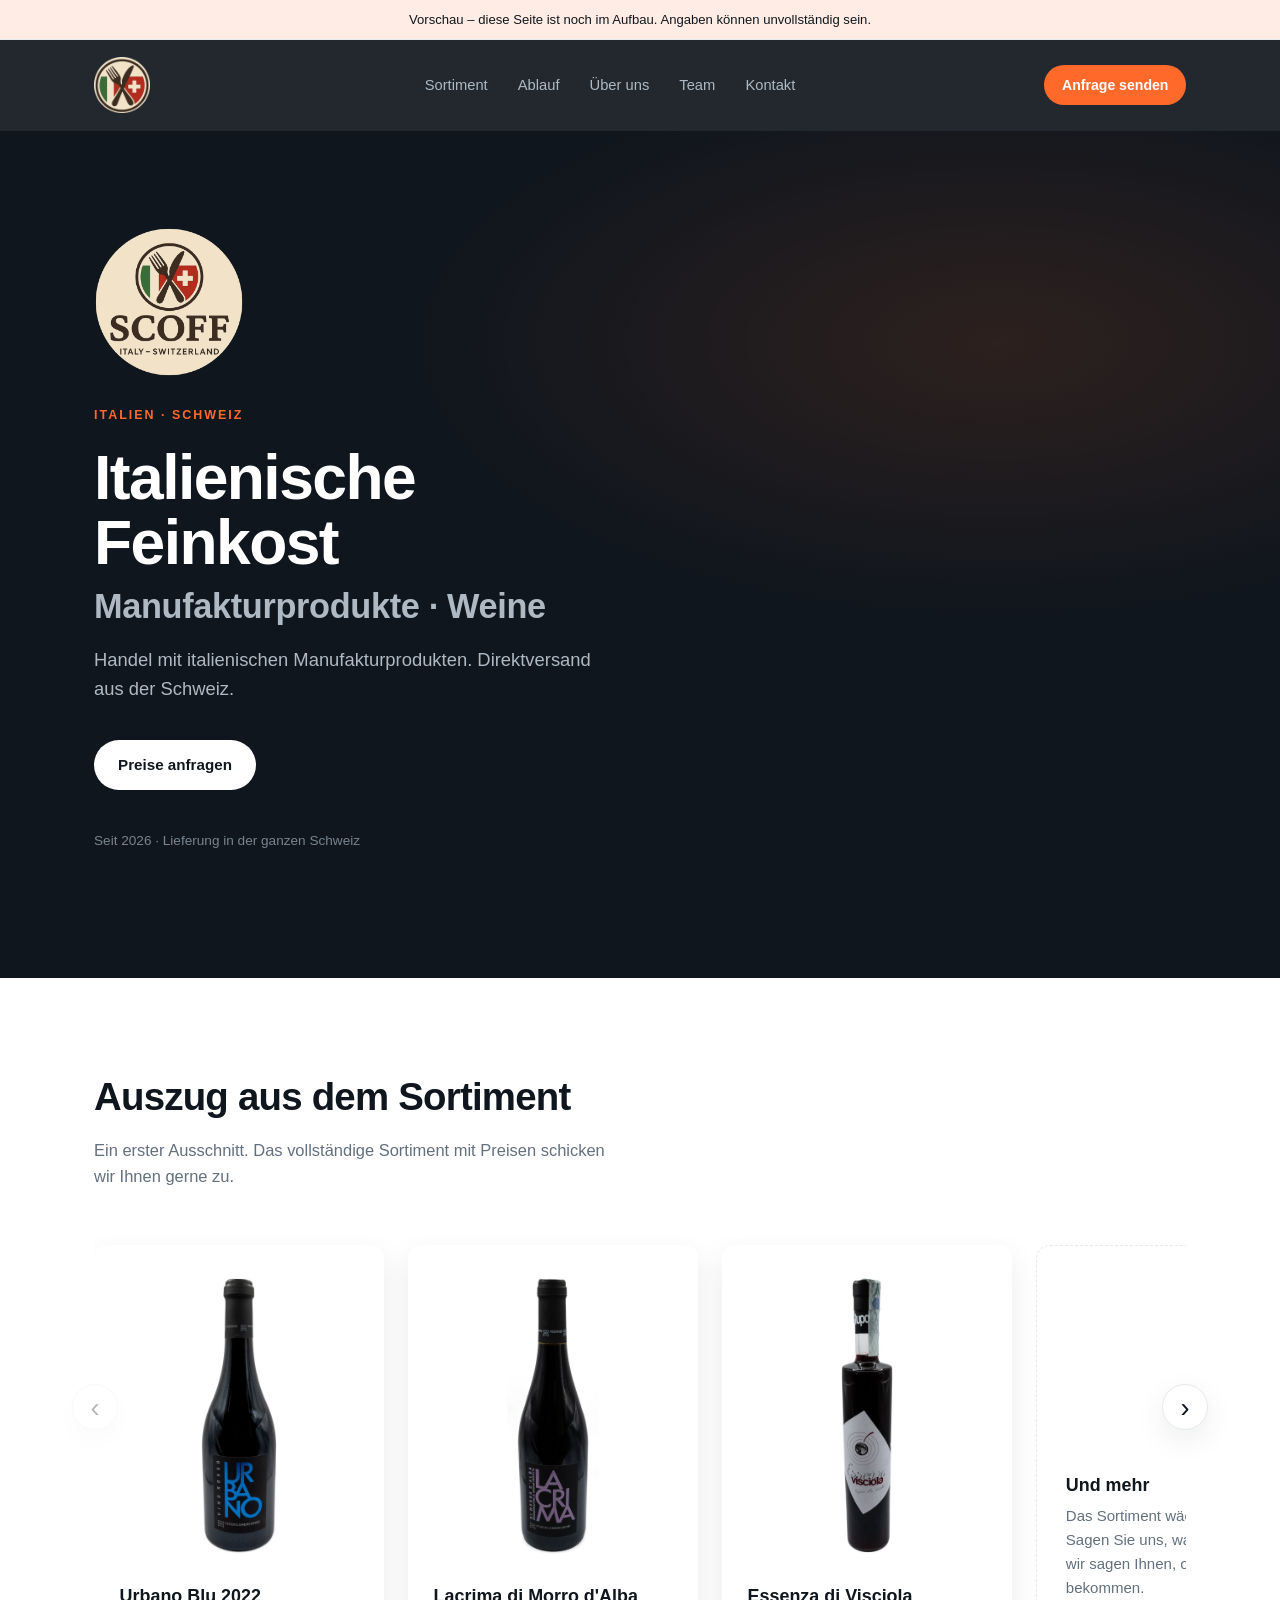
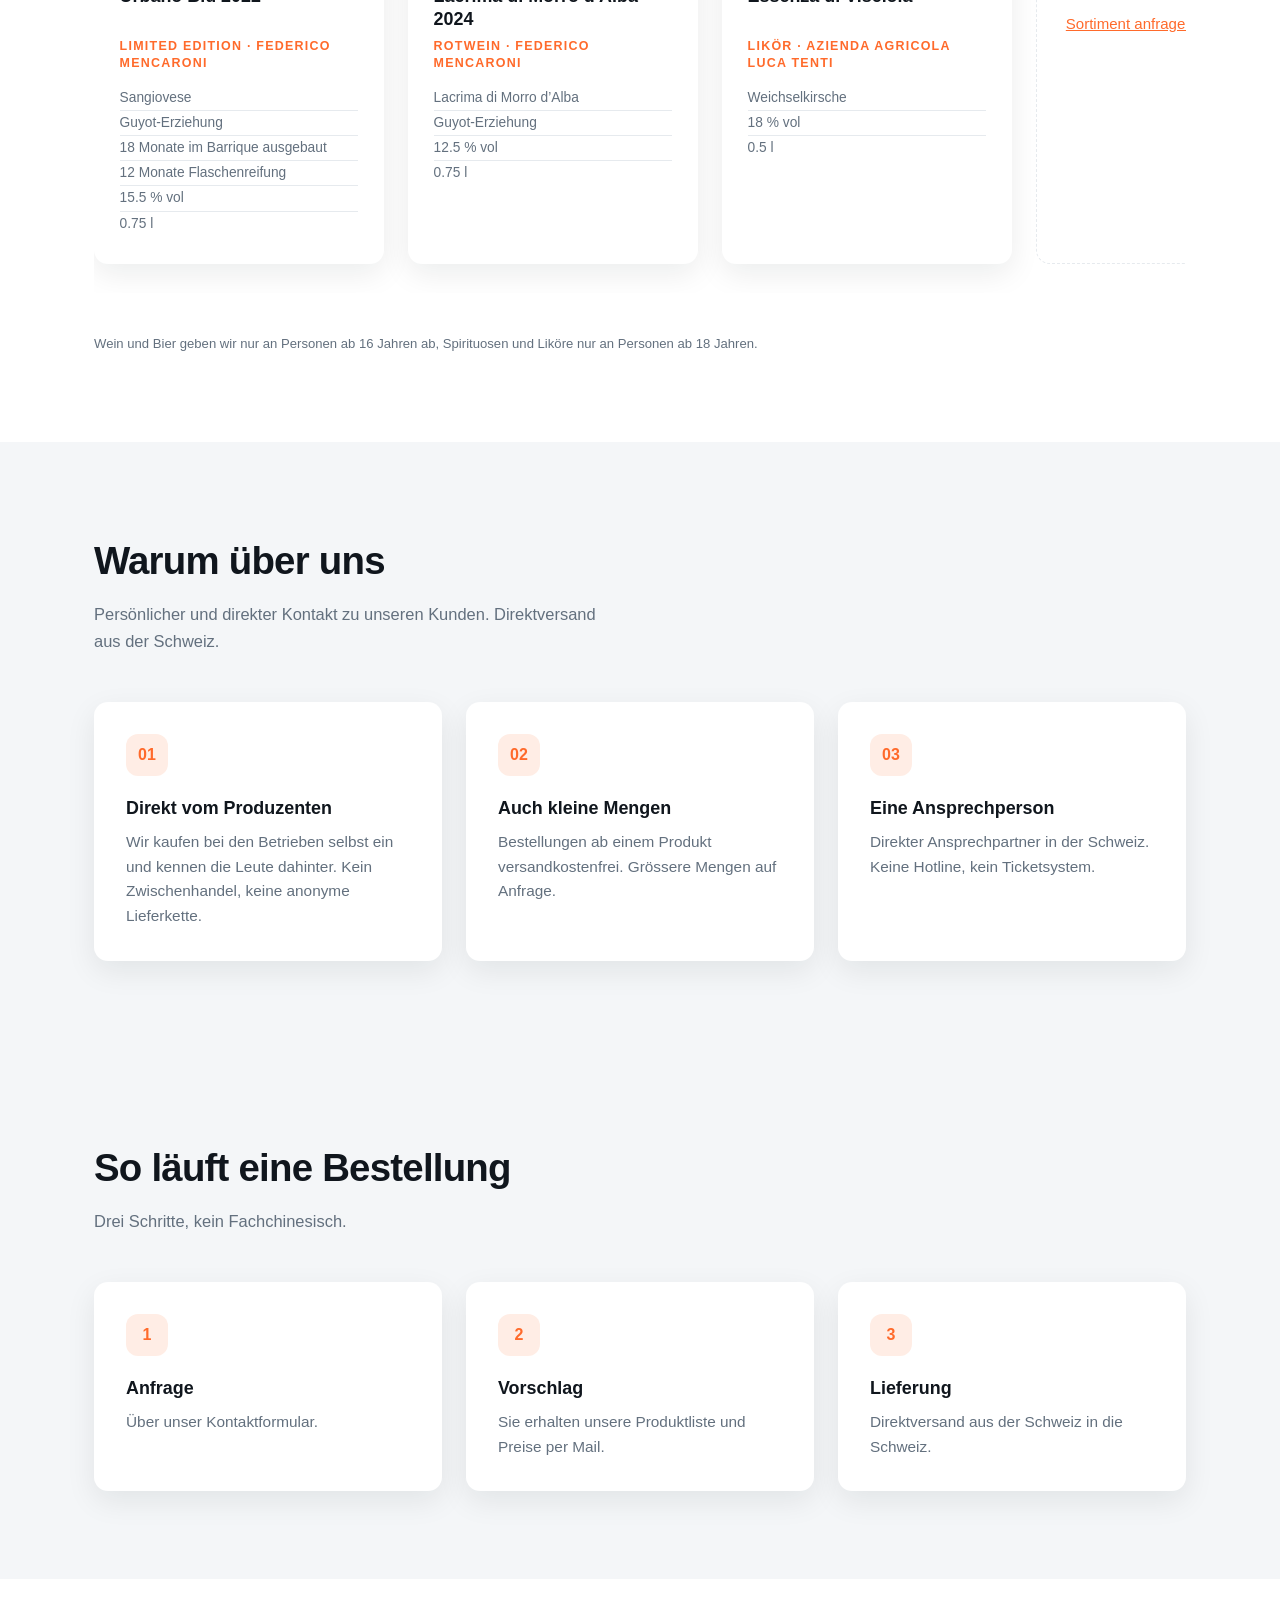
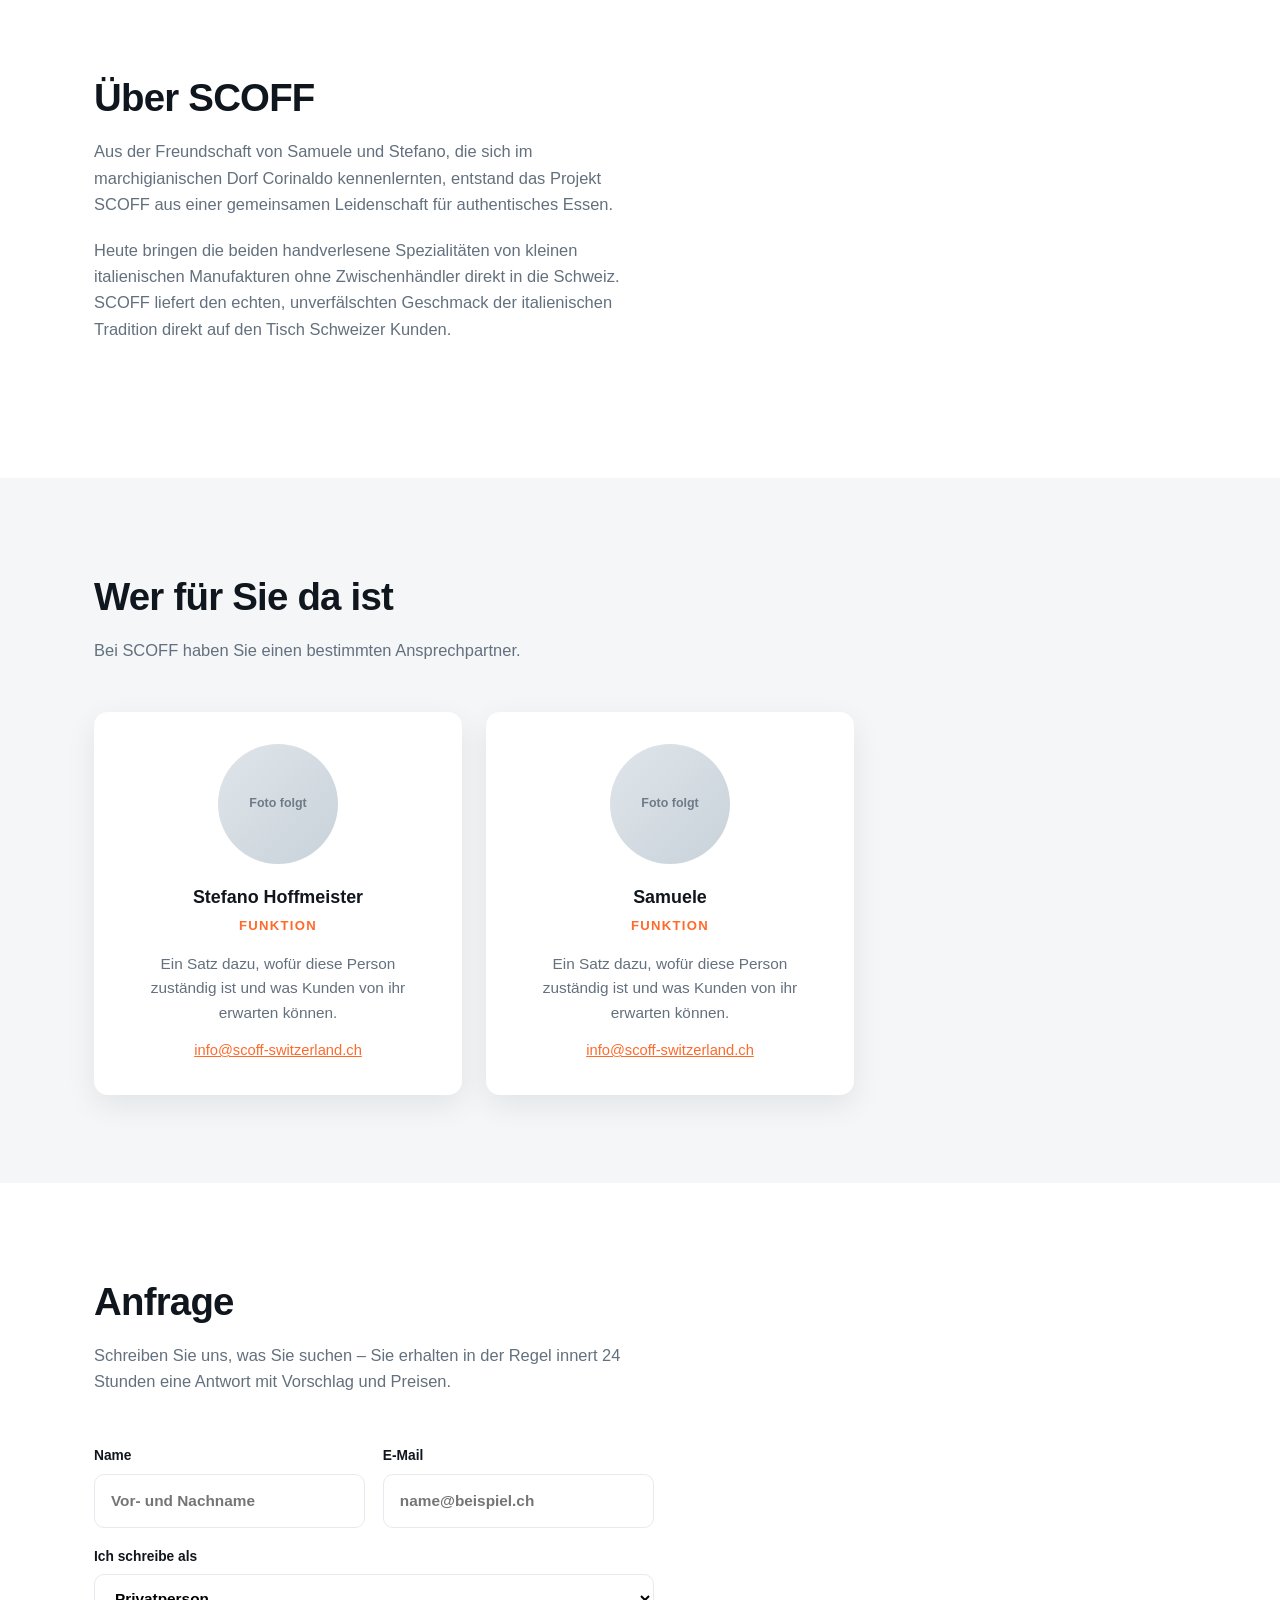
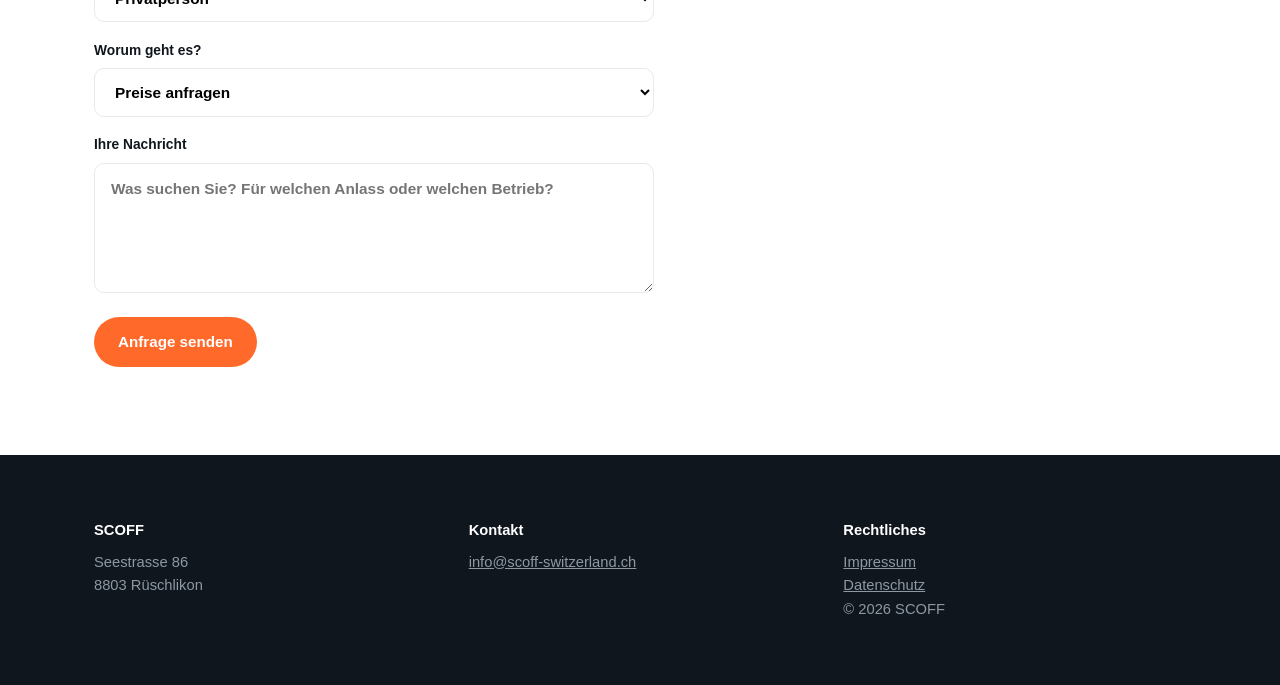
<file: index.html>
<!DOCTYPE html>
<html lang="de">

<head>
  <meta charset="utf-8">
  <meta name="viewport" content="width=device-width, initial-scale=1">
  <!-- VORSCHAU: hält Suchmaschinen fern, solange die Seite unfertig ist.
       Vor dem Livegang diese Zeile entfernen. Siehe STAND.md. -->
  <meta name="robots" content="noindex, nofollow">
  <title>SCOFF – italienische Feinkost und Manufakturprodukte in der Schweiz</title>
  <!-- PLATZHALTER: anpassen, sobald das Sortiment feststeht.
       Dieser Text erscheint bei Google unter dem Titel. -->
  <meta name="description"
    content="SCOFF handelt mit italienischer Feinkost, Manufakturprodukten und Weinen. Direktversand aus der Schweiz, mit fester Ansprechperson.">
  <link rel="icon" href="images/favicon-32.png" sizes="32x32">
  <link rel="icon" href="images/favicon-64.png" sizes="64x64">
  <link rel="apple-touch-icon" href="images/apple-touch-icon.png">
  <!-- Die Nummer hinter dem Dateinamen ist die Version. Wird sie erhöht,
       holen Browser die Datei neu statt aus dem Zwischenspeicher.
       Nach jeder Änderung an styles.css oder script.js hochzählen. -->
  <link rel="stylesheet" href="styles.css?v=16">
</head>

<body>

  <!-- VORSCHAU-BANNER: vor dem Livegang zusammen mit der noindex-Zeile
       im <head> und der robots.txt entfernen. Siehe STAND.md. -->
  <div class="vorschau">
    Vorschau – diese Seite ist noch im Aufbau. Angaben können unvollständig sein.
  </div>


  <a class="skip-link" href="#inhalt">Zum Inhalt springen</a>

  <!-- ===================== Kopfzeile ===================== -->
  <header class="site-header">
    <div class="wrap">
      <!-- Zwei Fassungen des Logos. Welche zu sehen ist, entscheidet styles.css:
         am Computer das Zeichen, auf dem Handy oben das vollständige Logo und
         nach dem Scrollen Zeichen plus Schriftzug. -->
      <a class="logo" href="index.html" aria-label="SCOFF – zur Startseite">
        <img class="logo-bild logo-bild--voll" src="images/scoff-logo.png" alt="" width="110" height="110">
        <img class="logo-bild logo-bild--zeichen" src="images/scoff-emblem.png" alt="" width="56" height="56">
        <span class="logo-wort">SCOFF</span>
      </a>

      <nav class="nav" id="hauptnavigation" aria-label="Hauptnavigation">
        <a href="#sortiment">Sortiment</a>
        <a href="#ablauf">Ablauf</a>
        <a href="#ueber-uns">Über uns</a>
        <a href="#team">Team</a>
        <a href="#kontakt">Kontakt</a>
        <!-- Nur im aufgeklappten Handy-Menü sichtbar -->
        <a class="nav-cta" href="#kontakt">Anfrage senden</a>
      </nav>

      <div class="header-actions">
        <a class="btn btn--small header-cta" href="#kontakt">Anfrage senden</a>
        <button class="nav-toggle" id="nav-toggle" aria-expanded="false" aria-controls="hauptnavigation">
          <span aria-hidden="true">☰</span>
          <span class="visually-hidden">Menü öffnen</span>
        </button>
      </div>
    </div>
  </header>

  <main id="inhalt">

    <!-- ===================== Hero ===================== -->
    <div class="hero">
      <div class="wrap">
        <!-- PLATZHALTER: Diese drei Zeilen sind das Wichtigste der ganzen Seite.
           Sie sollten in den Worten deines Kollegen stehen, nicht in meinen. -->
        <img class="hero-logo" src="images/scoff-logo.png"
          alt="Logo von SCOFF: Messer und Gabel über der italienischen und der Schweizer Flagge" width="160"
          height="160">
        <p class="eyebrow">Italien · Schweiz</p>
        <h1>Italienische Feinkost<span class="h1-zusatz">Manufakturprodukte · Weine</span></h1>
        <p class="lead">Handel mit italienischen Manufakturprodukten. Direktversand aus der Schweiz.</p>
        <div class="hero-aktionen">
          <a class="btn btn--light" href="#kontakt">Preise anfragen</a>
        </div>
        <p class="hero-note">Seit 2026 · Lieferung in der ganzen Schweiz</p>
      </div>
    </div>

    <!-- ===================== Sortiment ===================== -->
    <section class="section" id="sortiment">
      <div class="wrap">
        <h2>Auszug aus dem Sortiment</h2>
          <p class="sub">Ein erster Ausschnitt. Das vollständige Sortiment mit Preisen schicken wir Ihnen gerne zu.</p>

        <div class="slider">
          <button class="slider-knopf slider-knopf--zurueck" type="button" data-richtung="-1">
            <span aria-hidden="true">‹</span>
            <span class="visually-hidden">Vorheriges Produkt</span>
          </button>

          <div class="slider-spur" id="sortiment-spur" role="region" aria-label="Produkte im Sortiment" tabindex="0">

            <article class="produkt">
              <img class="produkt-bild" src="images/wein-urbano.jpg"
                alt="Flasche Urbano, Vino Rosso von Federico Mencaroni" width="456" height="1400" loading="lazy">
              <div class="produkt-text">
                <h3>Urbano Blu 2022</h3>
                <p class="produkt-herkunft">Limited Edition · Federico Mencaroni</p>
                <ul class="produkt-daten">
                  <li>Sangiovese</li>
                  <li>Guyot-Erziehung</li>
                  <li>18 Monate im Barrique ausgebaut</li>
                  <li>12 Monate Flaschenreifung</li>
                  <li>15.5 % vol</li>
                  <li>0.75 l</li>
                </ul>
              </div>
            </article>

            <article class="produkt">
              <img class="produkt-bild" src="images/wein-lacrima.jpg"
                alt="Flasche Lacrima di Morro d'Alba von Federico Mencaroni" width="432" height="1400" loading="lazy">
              <div class="produkt-text">
                <h3>Lacrima di Morro d'Alba 2024</h3>
                <p class="produkt-herkunft">Rotwein · Federico Mencaroni</p>
                <ul class="produkt-daten">
                  <li>Lacrima di Morro d’Alba</li>
                  <li>Guyot-Erziehung</li>
                  <li>12.5 % vol</li>
                  <li>0.75 l</li>
                </ul>
              </div>
            </article>

            <article class="produkt">
              <img class="produkt-bild" src="images/likoer-visciola.jpg"
                alt="Flasche Essenza Visciola, italienischer Sauerkirschlikör" width="344" height="1400" loading="lazy">
              <div class="produkt-text">
                <h3>Essenza di Visciola</h3>
                <p class="produkt-herkunft">Likör · Azienda Agricola Luca Tenti</p>
                <ul class="produkt-daten">
                  <li>Weichselkirsche</li>
                  <li>18 % vol</li>
                  <li>0.5 l</li>
                </ul>
              </div>
            </article>

            <!-- PLATZHALTER: Sobald weitere Kategorien feststehen (Olivenöl, Pasta,
             Salumi, Käse …), hier weitere Karten nach demselben Muster ergänzen.
             Diese Karte bis dahin stehen lassen oder löschen. -->
            <article class="produkt produkt--mehr">
              <div class="produkt-text">
                <h3>Und mehr</h3>
                <p>Das Sortiment wächst laufend. Sagen Sie uns, was Sie suchen – wir sagen Ihnen, ob wir es bekommen.
                </p>
                <p><a href="#kontakt">Sortiment anfragen</a></p>
              </div>
            </article>

          </div>

          <button class="slider-knopf slider-knopf--vor" type="button" data-richtung="1">
            <span aria-hidden="true">›</span>
            <span class="visually-hidden">Nächstes Produkt</span>
          </button>
        </div>

        <p class="slider-hinweis">Zum Blättern wischen oder die Pfeile benutzen.</p>

        <p class="hinweis-klein">Wein und Bier geben wir nur an Personen ab 16 Jahren ab, Spirituosen und Liköre nur an
          Personen ab 18 Jahren.</p>
      </div>
    </section>

    <!-- ===================== Warum SCOFF ===================== -->
    <section class="section section--soft" id="direktimport">
      <div class="wrap">
        <h2>Warum über uns</h2>
        <p class="sub">Persönlicher und direkter Kontakt zu unseren Kunden. Direktversand aus der Schweiz.</p>

        <div class="grid">
          <article class="card">
            <div class="badge" aria-hidden="true">01</div>
            <h3>Direkt vom Produzenten</h3>
            <p>Wir kaufen bei den Betrieben selbst ein und kennen die Leute dahinter. Kein Zwischenhandel, keine anonyme
              Lieferkette.</p>
          </article>
          <article class="card">
            <div class="badge" aria-hidden="true">02</div>
            <h3>Auch kleine Mengen</h3>
            <p>Bestellungen ab einem Produkt versandkostenfrei. Grössere Mengen auf Anfrage.</p>
          </article>
          <article class="card">
            <div class="badge" aria-hidden="true">03</div>
            <h3>Eine Ansprechperson</h3>
            <p>Direkter Ansprechpartner in der Schweiz. Keine Hotline, kein Ticketsystem.</p>
          </article>
        </div>
      </div>
    </section>

    <!-- ===================== Ablauf ===================== -->
    <section class="section section--soft" id="ablauf">
      <div class="wrap">
        <h2>So läuft eine Bestellung</h2>
        <p class="sub">Drei Schritte, kein Fachchinesisch.</p>

        <div class="grid">
          <article class="card">
            <div class="badge" aria-hidden="true">1</div>
            <h3>Anfrage</h3>
            <p>Über unser Kontaktformular.</p>
          </article>
          <article class="card">
            <div class="badge" aria-hidden="true">2</div>
            <h3>Vorschlag</h3>
            <p>Sie erhalten unsere Produktliste und Preise per Mail.</p>
          </article>
          <article class="card">
            <div class="badge" aria-hidden="true">3</div>
            <h3>Lieferung</h3>
            <p>Direktversand aus der Schweiz in die Schweiz.</p>
          </article>
        </div>
      </div>
    </section>

    <!-- ===================== Über uns ===================== -->
    <section class="section" id="ueber-uns">
      <div class="wrap">
        <div>
          <h2>Über SCOFF</h2>
          <p class="sub sub--tight">Aus der Freundschaft von Samuele und Stefano, die sich im marchigianischen Dorf
            Corinaldo kennenlernten, entstand das Projekt SCOFF aus einer gemeinsamen Leidenschaft für authentisches
            Essen.</p>
          <p class="sub">Heute bringen die beiden handverlesene Spezialitäten von kleinen italienischen Manufakturen
            ohne Zwischenhändler direkt in die Schweiz. SCOFF liefert den echten, unverfälschten Geschmack der
            italienischen Tradition direkt auf den Tisch Schweizer Kunden.</p>
        </div>
      </div>
    </section>

    <!-- ===================== Team ===================== -->
    <section class="section section--soft" id="team">
      <div class="wrap">
        <h2>Wer für Sie da ist</h2>
        <p class="sub">Bei SCOFF haben Sie einen bestimmten Ansprechpartner.</p>

        <div class="team">

          <article class="person">
            <!-- PLATZHALTER: sobald das Foto da ist, das div durch dieses img ersetzen:
               <img class="person-foto" src="images/person-1.jpg" alt="Portrait von VORNAME NACHNAME"> -->
            <div class="person-foto person-foto--leer" aria-hidden="true">Foto folgt</div>
            <!-- PLATZHALTER: Funktion und den Satz eintragen, sobald sie da sind. -->
            <h3>Stefano Hoffmeister</h3>
            <p class="person-rolle">Funktion</p>
            <p>Ein Satz dazu, wofür diese Person zuständig ist und was Kunden von ihr erwarten können.</p>
            <p class="person-kontakt">
              <a href="mailto:info@scoff-switzerland.ch">info@scoff-switzerland.ch</a>
            </p>
          </article>

          <article class="person">
            <!-- PLATZHALTER: sobald das Foto da ist, das div durch dieses img ersetzen:
               <img class="person-foto" src="images/person-2.jpg" alt="Portrait von VORNAME NACHNAME"> -->
            <div class="person-foto person-foto--leer" aria-hidden="true">Foto folgt</div>
            <!-- PLATZHALTER: Nachname, Funktion und den Satz eintragen, sobald sie da sind. -->
            <h3>Samuele</h3>
            <p class="person-rolle">Funktion</p>
            <p>Ein Satz dazu, wofür diese Person zuständig ist und was Kunden von ihr erwarten können.</p>
            <p class="person-kontakt">
              <a href="mailto:info@scoff-switzerland.ch">info@scoff-switzerland.ch</a>
            </p>
          </article>

        </div>
      </div>
    </section>

    <!-- ===================== Kontakt ===================== -->
    <section class="section" id="kontakt">
      <div class="wrap">
        <h2>Anfrage</h2>
        <p class="sub">Schreiben Sie uns, was Sie suchen – Sie erhalten in der Regel innert 24 Stunden eine Antwort mit
          Vorschlag und Preisen.</p>

        <!-- Formspree-Formular "Scoff Kontakt" im Konto von Canuma Studio (info@canuma.ch).
           Die Zieladresse der Anfragen wird auf formspree.io umgestellt, nicht hier. -->
        <form class="form" id="anfrage-formular" action="https://formspree.io/f/xbglqllw" method="POST">

          <!-- Weiterleitung auf die Danke-Seite. Im Gratis-Plan von Formspree wird dieses
             Feld ignoriert – die Weiterleitung übernimmt deshalb script.js. Das Feld
             bleibt als Rückfall für einen späteren bezahlten Plan. -->
          <input type="hidden" name="_next" value="https://scoff-switzerland.ch/danke.html">
          <!-- Betreffzeile der Mail, die bei euch ankommt. script.js ergänzt sie
             beim Absenden um Anliegen und Name. -->
          <input type="hidden" name="_subject" value="Neue Anfrage über die Website">
          <!-- Spamfalle: für Menschen unsichtbar. Füllt ein Bot sie aus,
             verwirft Formspree die Anfrage. -->
          <input type="text" name="_gotcha" class="gotcha" tabindex="-1" autocomplete="off">

          <div class="form-row">
            <div>
              <label for="name">Name
                <input type="text" id="name" name="Name" placeholder="Vor- und Nachname" required>
              </label>
            </div>
            <div>
              <label for="email">E-Mail
                <!-- name="email" muss so bleiben: Formspree setzt damit die Antwortadresse,
                     der Kollege kann in seinem Postfach direkt auf "Antworten" klicken. -->
                <input type="email" id="email" name="email" placeholder="name@beispiel.ch" required>
              </label>
            </div>
          </div>

          <label for="typ">Ich schreibe als
            <select id="typ" name="Kundentyp">
              <option>Privatperson</option>
              <option>Restaurant oder Bar</option>
              <option>Handel oder Wiederverkauf</option>
              <option>Anderes</option>
            </select>
          </label>

          <label for="anliegen">Worum geht es?
            <select id="anliegen" name="Anliegen">
              <option>Preise anfragen</option>
              <option>Beratung zu einem Produkt</option>
              <option>Bestellung</option>
              <option>Anderes</option>
            </select>
          </label>

          <label for="nachricht">Ihre Nachricht
            <textarea id="nachricht" name="Nachricht"
              placeholder="Was suchen Sie? Für welchen Anlass oder welchen Betrieb?" required></textarea>
          </label>

          <p class="form-fehler" id="form-fehler" role="alert" hidden>
            Die Anfrage konnte leider nicht gesendet werden. Bitte versuchen Sie es
            in einem Moment nochmals.
          </p>

          <div><button class="btn" type="submit">Anfrage senden</button></div>
        </form>
      </div>
    </section>

  </main>

  <!-- ===================== Fusszeile ===================== -->
  <footer class="site-footer">
    <div class="wrap">
      <div>
        <strong>SCOFF</strong>
        Seestrasse 86<br>
        8803 Rüschlikon
      </div>
      <div>
        <strong>Kontakt</strong>
        <a href="mailto:info@scoff-switzerland.ch">info@scoff-switzerland.ch</a>
      </div>
      <div>
        <strong>Rechtliches</strong>
        <a href="impressum.html">Impressum</a><br>
        <a href="datenschutz.html">Datenschutz</a><br>
        <span>© <span id="jahr">2026</span> SCOFF</span>
      </div>
    </div>
  </footer>

  <script src="script.js?v=16"></script>
</body>

</html>
</file>
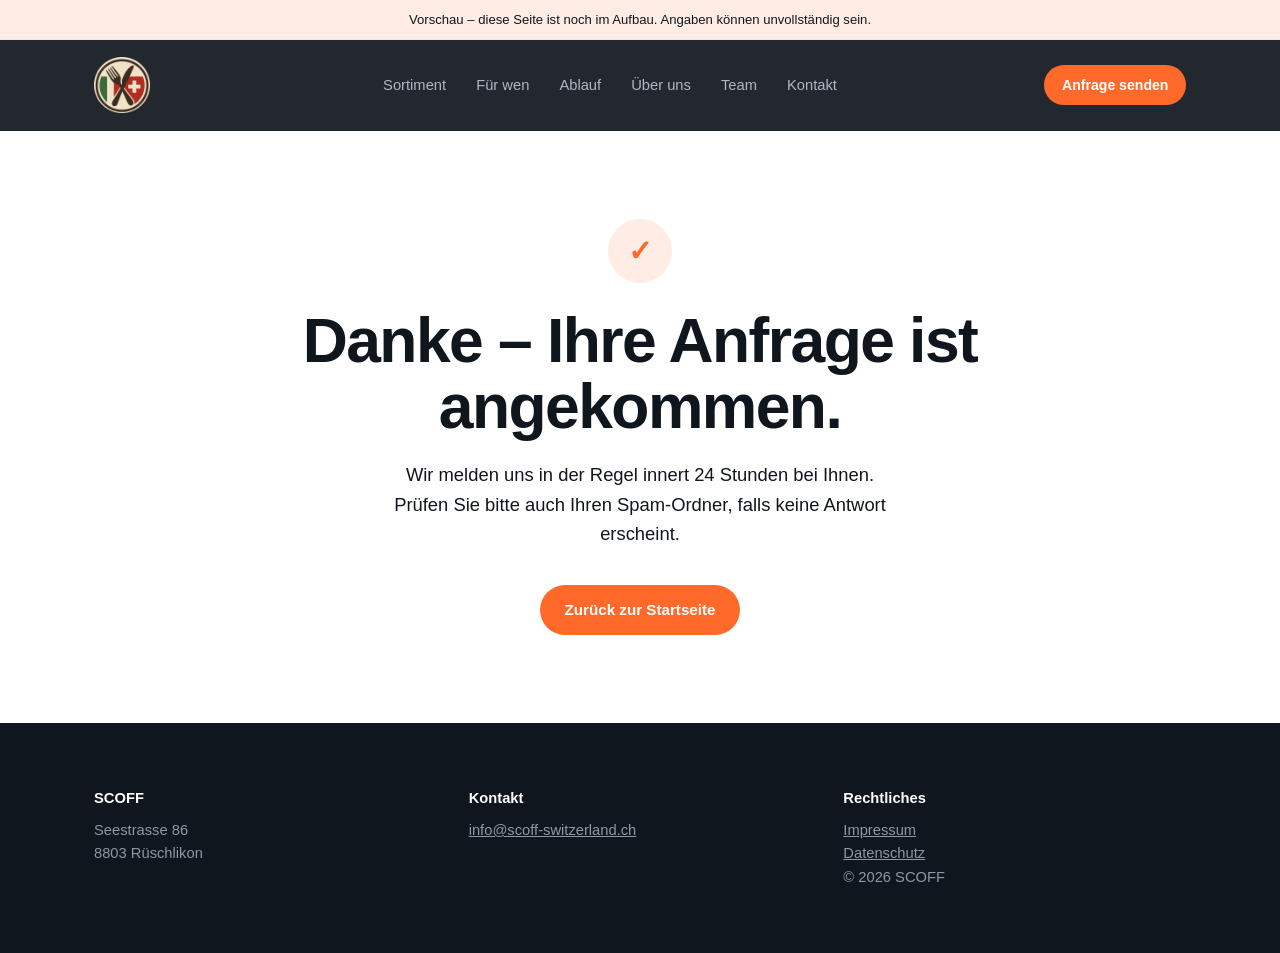
<file: danke.html>
<!DOCTYPE html>
<html lang="de">
<head>
  <meta charset="utf-8">
  <meta name="viewport" content="width=device-width, initial-scale=1">
  <title>Anfrage erhalten – SCOFF</title>
  <meta name="description" content="Ihre Anfrage bei SCOFF ist eingegangen.">
  <meta name="robots" content="noindex">
  <link rel="icon" href="images/favicon-32.png" sizes="32x32">
  <link rel="icon" href="images/favicon-64.png" sizes="64x64">
  <link rel="apple-touch-icon" href="images/apple-touch-icon.png">
  <!-- Die Nummer hinter dem Dateinamen ist die Version. Wird sie erhöht,
       holen Browser die Datei neu statt aus dem Zwischenspeicher.
       Nach jeder Änderung an styles.css oder script.js hochzählen. -->
  <link rel="stylesheet" href="styles.css?v=16">
</head>
<body>

  <!-- VORSCHAU-BANNER: vor dem Livegang entfernen. Siehe STAND.md. -->
  <div class="vorschau">
    Vorschau – diese Seite ist noch im Aufbau. Angaben können unvollständig sein.
  </div>


<a class="skip-link" href="#inhalt">Zum Inhalt springen</a>

<!-- ===================== Kopfzeile ===================== -->
<header class="site-header">
  <div class="wrap">
    <!-- Zwei Fassungen des Logos. Welche zu sehen ist, entscheidet styles.css:
         am Computer das Zeichen, auf dem Handy oben das vollständige Logo und
         nach dem Scrollen Zeichen plus Schriftzug. -->
    <a class="logo" href="index.html" aria-label="SCOFF – zur Startseite">
      <img class="logo-bild logo-bild--voll" src="images/scoff-logo.png"
           alt="" width="110" height="110">
      <img class="logo-bild logo-bild--zeichen" src="images/scoff-emblem.png"
           alt="" width="56" height="56">
      <span class="logo-wort">SCOFF</span>
    </a>

    <nav class="nav" id="hauptnavigation" aria-label="Hauptnavigation">
      <a href="index.html#sortiment">Sortiment</a>
      <a href="index.html#fuer-wen">Für wen</a>
      <a href="index.html#ablauf">Ablauf</a>
      <a href="index.html#ueber-uns">Über uns</a>
      <a href="index.html#team">Team</a>
      <a href="index.html#kontakt">Kontakt</a>
      <!-- Nur im aufgeklappten Handy-Menü sichtbar -->
      <a class="nav-cta" href="index.html#kontakt">Anfrage senden</a>
    </nav>

    <div class="header-actions">
      <a class="btn btn--small header-cta" href="index.html#kontakt">Anfrage senden</a>
      <button class="nav-toggle" id="nav-toggle"
              aria-expanded="false" aria-controls="hauptnavigation">
        <span aria-hidden="true">☰</span>
        <span class="visually-hidden">Menü öffnen</span>
      </button>
    </div>
  </div>
</header>

<main id="inhalt">

  <section class="section danke">
    <div class="wrap">
      <div class="danke-icon" aria-hidden="true">✓</div>
      <h1>Danke – Ihre Anfrage ist angekommen.</h1>
      <p class="lead">Wir melden uns in der Regel innert 24 Stunden bei Ihnen. Prüfen Sie bitte auch Ihren Spam-Ordner, falls keine Antwort erscheint.</p>
      <a class="btn" href="index.html">Zurück zur Startseite</a>
    </div>
  </section>

</main>

<!-- ===================== Fusszeile ===================== -->
<footer class="site-footer">
  <div class="wrap">
    <div>
      <strong>SCOFF</strong>
      Seestrasse 86<br>
      8803 Rüschlikon
    </div>
    <div>
      <strong>Kontakt</strong>
      <a href="mailto:info@scoff-switzerland.ch">info@scoff-switzerland.ch</a>
    </div>
    <div>
      <strong>Rechtliches</strong>
      <a href="impressum.html">Impressum</a><br>
      <a href="datenschutz.html">Datenschutz</a><br>
      <span>© <span id="jahr">2026</span> SCOFF</span>
    </div>
  </div>
</footer>

<script src="script.js?v=16"></script>
</body>
</html>
</file>
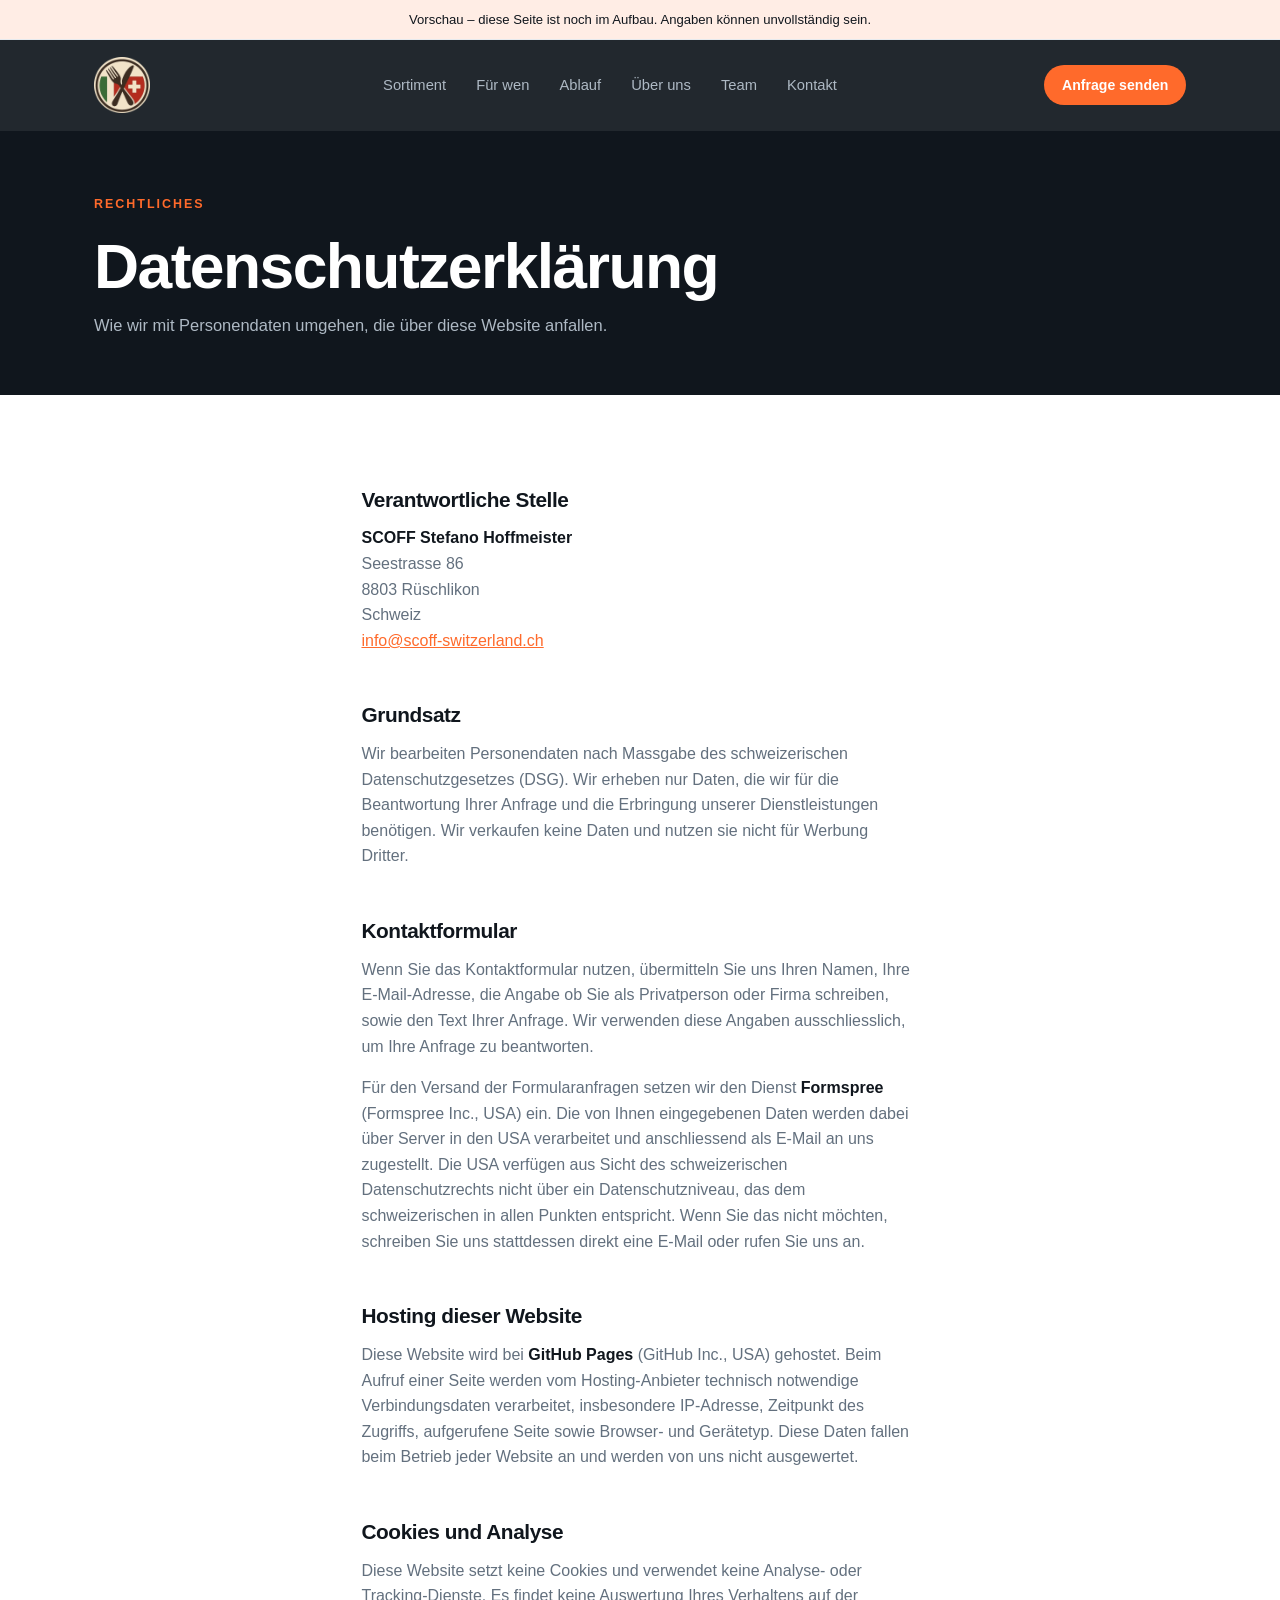
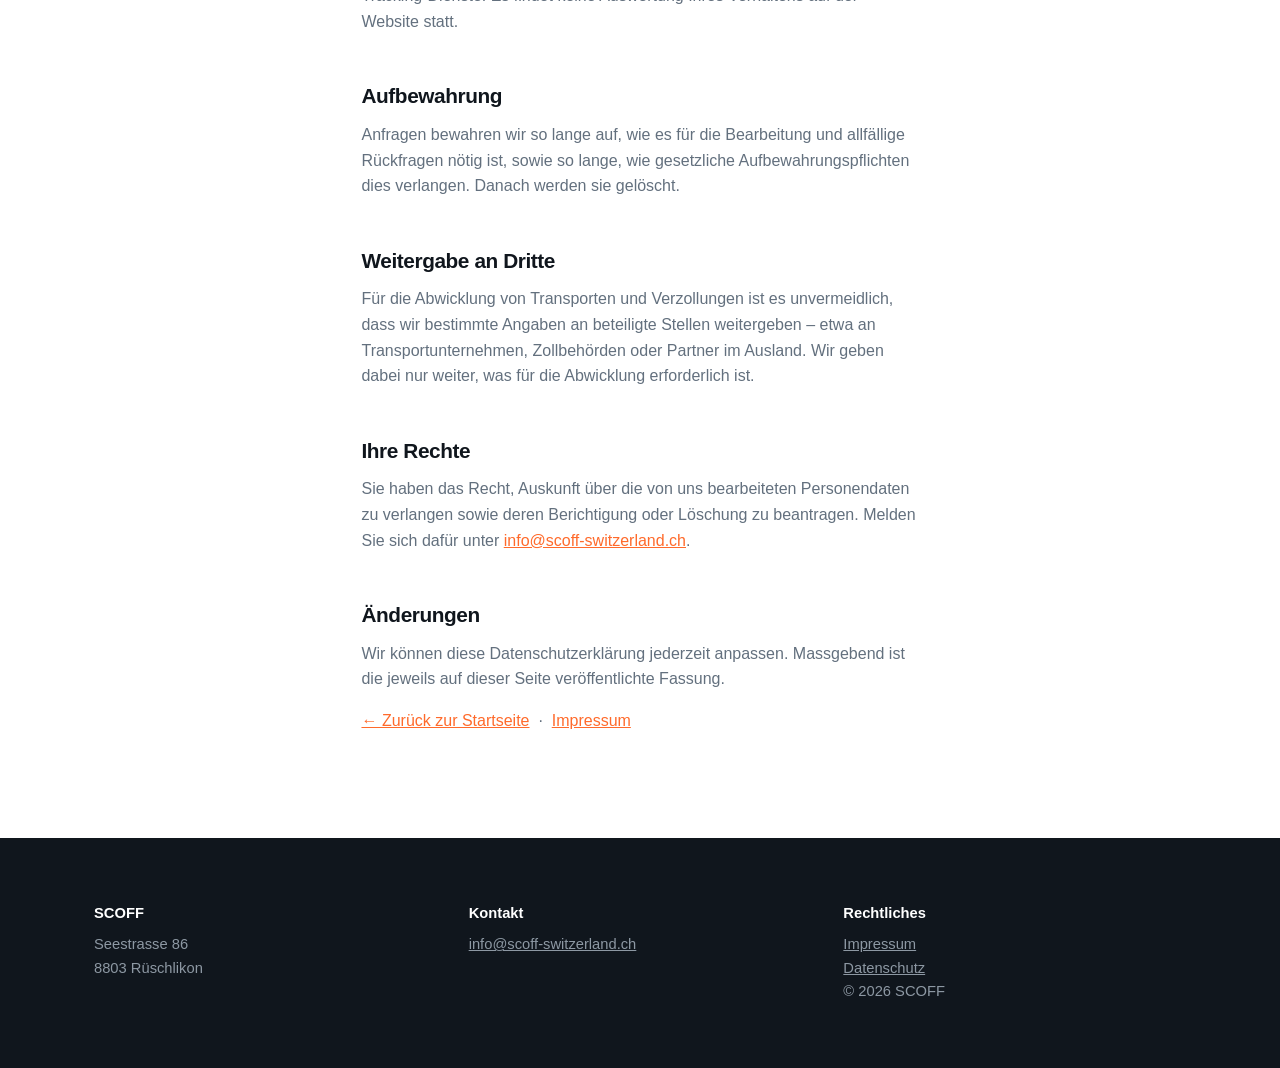
<file: datenschutz.html>
<!DOCTYPE html>
<html lang="de">
<head>
  <meta charset="utf-8">
  <meta name="viewport" content="width=device-width, initial-scale=1">
  <title>Datenschutzerklärung – SCOFF</title>
  <meta name="description" content="Datenschutzerklärung von SCOFF – welche Personendaten wir bearbeiten und wozu.">
  <meta name="robots" content="noindex">
  <link rel="icon" href="images/favicon-32.png" sizes="32x32">
  <link rel="icon" href="images/favicon-64.png" sizes="64x64">
  <link rel="apple-touch-icon" href="images/apple-touch-icon.png">
  <!-- Die Nummer hinter dem Dateinamen ist die Version. Wird sie erhöht,
       holen Browser die Datei neu statt aus dem Zwischenspeicher.
       Nach jeder Änderung an styles.css oder script.js hochzählen. -->
  <link rel="stylesheet" href="styles.css?v=16">
</head>
<body>

  <!-- VORSCHAU-BANNER: vor dem Livegang entfernen. Siehe STAND.md. -->
  <div class="vorschau">
    Vorschau – diese Seite ist noch im Aufbau. Angaben können unvollständig sein.
  </div>


<a class="skip-link" href="#inhalt">Zum Inhalt springen</a>

<!-- ===================== Kopfzeile ===================== -->
<header class="site-header">
  <div class="wrap">
    <!-- Zwei Fassungen des Logos. Welche zu sehen ist, entscheidet styles.css:
         am Computer das Zeichen, auf dem Handy oben das vollständige Logo und
         nach dem Scrollen Zeichen plus Schriftzug. -->
    <a class="logo" href="index.html" aria-label="SCOFF – zur Startseite">
      <img class="logo-bild logo-bild--voll" src="images/scoff-logo.png"
           alt="" width="110" height="110">
      <img class="logo-bild logo-bild--zeichen" src="images/scoff-emblem.png"
           alt="" width="56" height="56">
      <span class="logo-wort">SCOFF</span>
    </a>

    <nav class="nav" id="hauptnavigation" aria-label="Hauptnavigation">
      <a href="index.html#sortiment">Sortiment</a>
      <a href="index.html#fuer-wen">Für wen</a>
      <a href="index.html#ablauf">Ablauf</a>
      <a href="index.html#ueber-uns">Über uns</a>
      <a href="index.html#team">Team</a>
      <a href="index.html#kontakt">Kontakt</a>
      <!-- Nur im aufgeklappten Handy-Menü sichtbar -->
      <a class="nav-cta" href="index.html#kontakt">Anfrage senden</a>
    </nav>

    <div class="header-actions">
      <a class="btn btn--small header-cta" href="index.html#kontakt">Anfrage senden</a>
      <button class="nav-toggle" id="nav-toggle"
              aria-expanded="false" aria-controls="hauptnavigation">
        <span aria-hidden="true">☰</span>
        <span class="visually-hidden">Menü öffnen</span>
      </button>
    </div>
  </div>
</header>

<main id="inhalt">

  <!-- ===================== Seitenkopf ===================== -->
  <div class="page-head">
    <div class="wrap">
      <p class="eyebrow">Rechtliches</p>
      <h1>Datenschutzerklärung</h1>
      <p class="sub">Wie wir mit Personendaten umgehen, die über diese Website anfallen.</p>
    </div>
  </div>

  <!-- ===================== Inhalt ===================== -->
  <section class="section">
    <div class="wrap legal">

      <h2>Verantwortliche Stelle</h2>
      <p>
        <strong>SCOFF Stefano Hoffmeister</strong><br>
        Seestrasse 86<br>
        8803 Rüschlikon<br>
        Schweiz<br>
        <a href="mailto:info@scoff-switzerland.ch">info@scoff-switzerland.ch</a>
      </p>

      <h2>Grundsatz</h2>
      <p>
        Wir bearbeiten Personendaten nach Massgabe des schweizerischen
        Datenschutzgesetzes (DSG). Wir erheben nur Daten, die wir für die Beantwortung
        Ihrer Anfrage und die Erbringung unserer Dienstleistungen benötigen. Wir
        verkaufen keine Daten und nutzen sie nicht für Werbung Dritter.
      </p>

      <h2>Kontaktformular</h2>
      <!-- PLATZHALTER: Falls doch ein anderer Anbieter als Formspree zum Einsatz kommt,
           muss dieser Abschnitt angepasst werden. -->
      <p>
        Wenn Sie das Kontaktformular nutzen, übermitteln Sie uns Ihren Namen, Ihre
        E-Mail-Adresse, die Angabe ob Sie als Privatperson oder Firma schreiben, sowie
        den Text Ihrer Anfrage. Wir verwenden diese Angaben ausschliesslich, um Ihre
        Anfrage zu beantworten.
      </p>
      <p>
        Für den Versand der Formularanfragen setzen wir den Dienst <strong>Formspree</strong>
        (Formspree Inc., USA) ein. Die von Ihnen eingegebenen Daten werden dabei über
        Server in den USA verarbeitet und anschliessend als E-Mail an uns zugestellt.
        Die USA verfügen aus Sicht des schweizerischen Datenschutzrechts nicht über ein
        Datenschutzniveau, das dem schweizerischen in allen Punkten entspricht. Wenn Sie
        das nicht möchten, schreiben Sie uns stattdessen direkt eine E-Mail oder rufen
        Sie uns an.
      </p>

      <h2>Hosting dieser Website</h2>
      <p>
        Diese Website wird bei <strong>GitHub Pages</strong> (GitHub Inc., USA) gehostet.
        Beim Aufruf einer Seite werden vom Hosting-Anbieter technisch notwendige
        Verbindungsdaten verarbeitet, insbesondere IP-Adresse, Zeitpunkt des Zugriffs,
        aufgerufene Seite sowie Browser- und Gerätetyp. Diese Daten fallen beim Betrieb
        jeder Website an und werden von uns nicht ausgewertet.
      </p>

      <h2>Cookies und Analyse</h2>
      <p>
        Diese Website setzt keine Cookies und verwendet keine Analyse- oder
        Tracking-Dienste. Es findet keine Auswertung Ihres Verhaltens auf der Website statt.
      </p>

      <h2>Aufbewahrung</h2>
      <p>
        Anfragen bewahren wir so lange auf, wie es für die Bearbeitung und allfällige
        Rückfragen nötig ist, sowie so lange, wie gesetzliche Aufbewahrungspflichten
        dies verlangen. Danach werden sie gelöscht.
      </p>

      <h2>Weitergabe an Dritte</h2>
      <p>
        Für die Abwicklung von Transporten und Verzollungen ist es unvermeidlich, dass
        wir bestimmte Angaben an beteiligte Stellen weitergeben – etwa an
        Transportunternehmen, Zollbehörden oder Partner im Ausland. Wir geben dabei nur
        weiter, was für die Abwicklung erforderlich ist.
      </p>

      <h2>Ihre Rechte</h2>
      <p>
        Sie haben das Recht, Auskunft über die von uns bearbeiteten Personendaten zu
        verlangen sowie deren Berichtigung oder Löschung zu beantragen. Melden Sie sich
        dafür unter <a href="mailto:info@scoff-switzerland.ch">info@scoff-switzerland.ch</a>.
      </p>

      <h2>Änderungen</h2>
      <p>
        Wir können diese Datenschutzerklärung jederzeit anpassen. Massgebend ist die
        jeweils auf dieser Seite veröffentlichte Fassung.
      </p>

      <p><a href="index.html">&larr; Zurück zur Startseite</a> &nbsp;·&nbsp; <a href="impressum.html">Impressum</a></p>

    </div>
  </section>

</main>

<!-- ===================== Fusszeile ===================== -->
<footer class="site-footer">
  <div class="wrap">
    <div>
      <strong>SCOFF</strong>
      Seestrasse 86<br>
      8803 Rüschlikon
    </div>
    <div>
      <strong>Kontakt</strong>
      <a href="mailto:info@scoff-switzerland.ch">info@scoff-switzerland.ch</a>
    </div>
    <div>
      <strong>Rechtliches</strong>
      <a href="impressum.html">Impressum</a><br>
      <a href="datenschutz.html">Datenschutz</a><br>
      <span>© <span id="jahr">2026</span> SCOFF</span>
    </div>
  </div>
</footer>

<script src="script.js?v=16"></script>
</body>
</html>
</file>
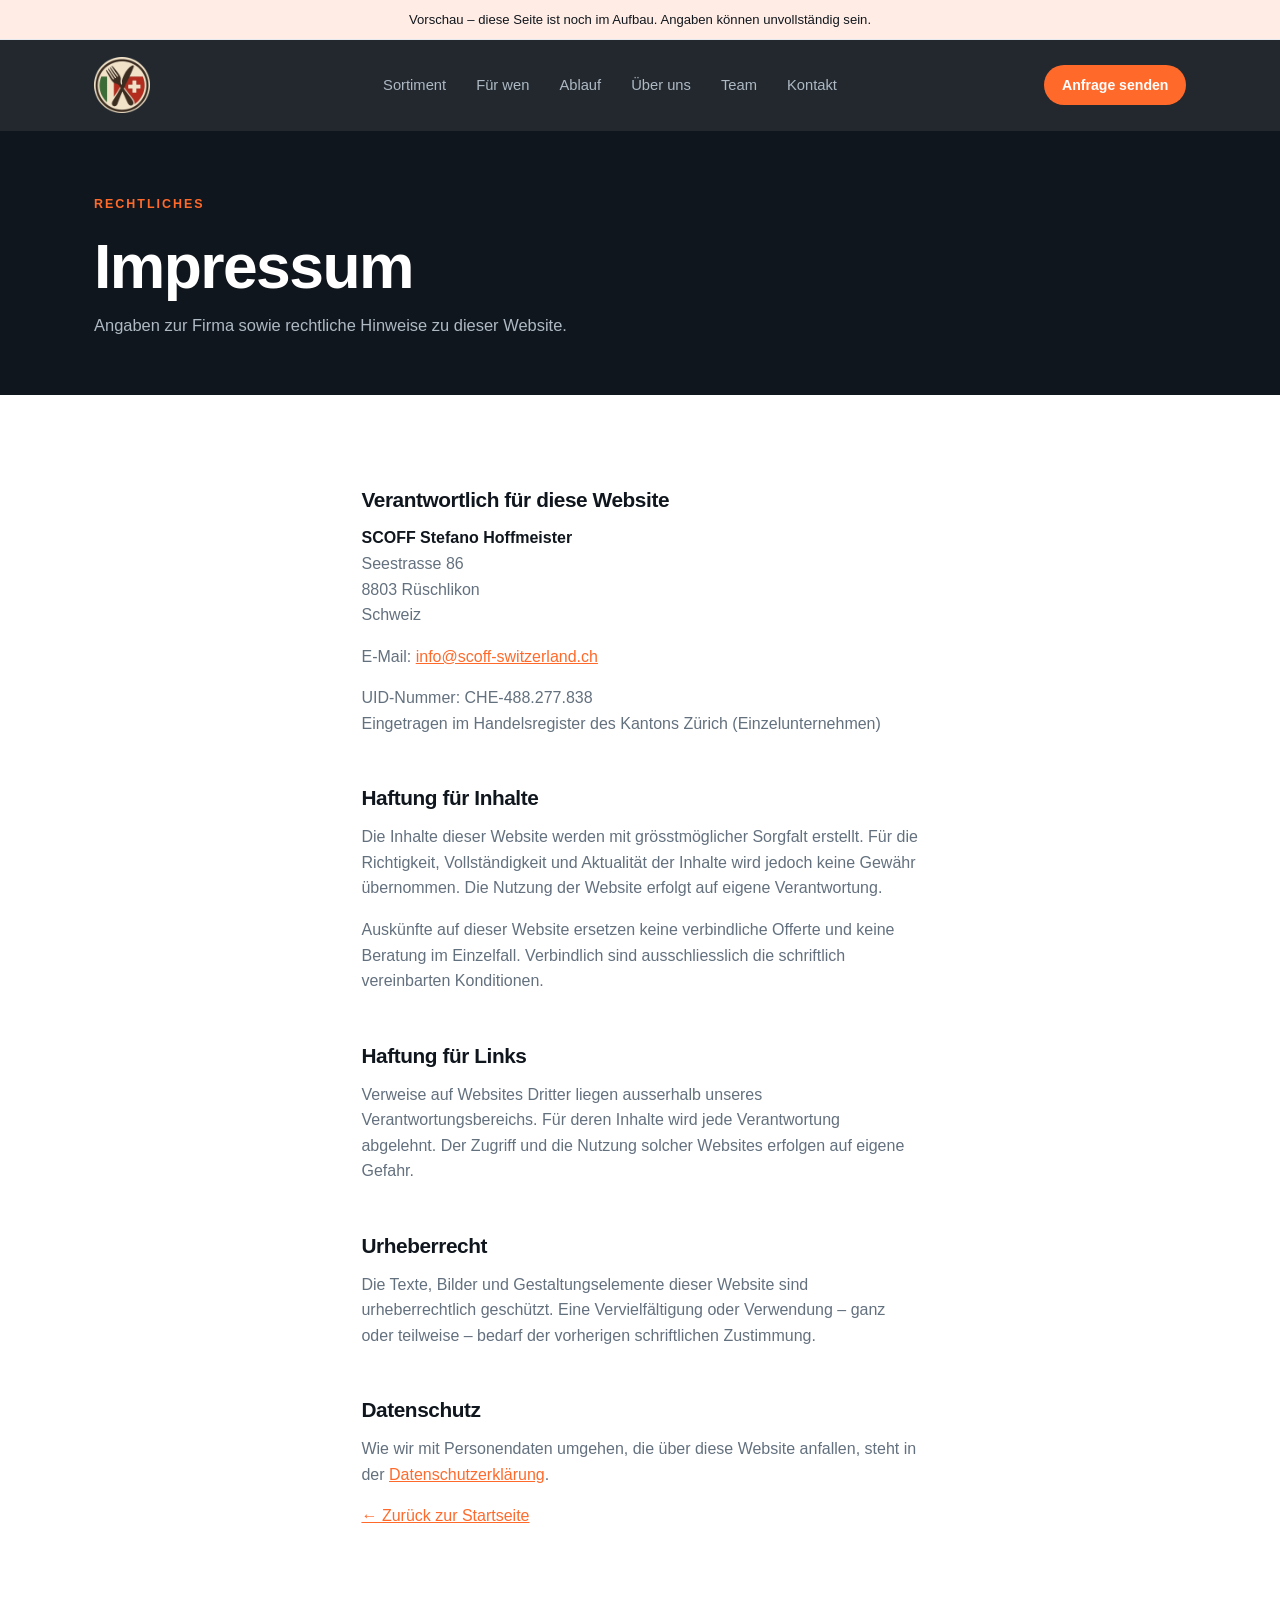
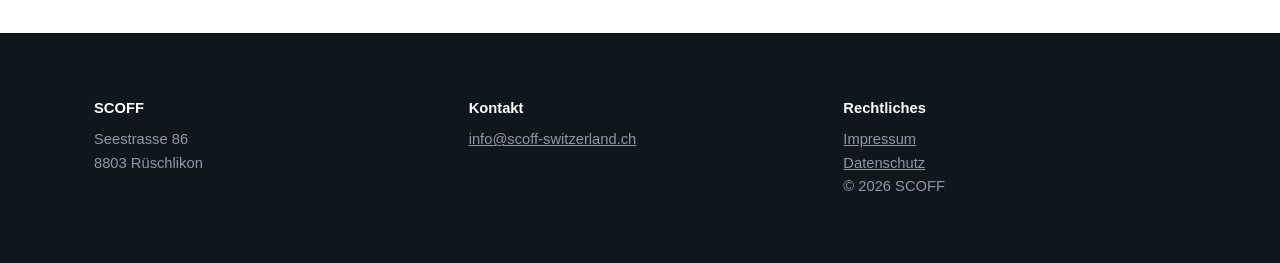
<file: impressum.html>
<!DOCTYPE html>
<html lang="de">
<head>
  <meta charset="utf-8">
  <meta name="viewport" content="width=device-width, initial-scale=1">
  <title>Impressum – SCOFF</title>
  <meta name="description" content="Impressum und rechtliche Hinweise zu SCOFF – Import, Export und Verzollung.">
  <!-- Suchmaschinen sollen das Impressum nicht als Ergebnis anzeigen. -->
  <meta name="robots" content="noindex">
  <link rel="icon" href="images/favicon-32.png" sizes="32x32">
  <link rel="icon" href="images/favicon-64.png" sizes="64x64">
  <link rel="apple-touch-icon" href="images/apple-touch-icon.png">
  <!-- Die Nummer hinter dem Dateinamen ist die Version. Wird sie erhöht,
       holen Browser die Datei neu statt aus dem Zwischenspeicher.
       Nach jeder Änderung an styles.css oder script.js hochzählen. -->
  <link rel="stylesheet" href="styles.css?v=16">
</head>
<body>

  <!-- VORSCHAU-BANNER: vor dem Livegang entfernen. Siehe STAND.md. -->
  <div class="vorschau">
    Vorschau – diese Seite ist noch im Aufbau. Angaben können unvollständig sein.
  </div>


<a class="skip-link" href="#inhalt">Zum Inhalt springen</a>

<!-- ===================== Kopfzeile ===================== -->
<header class="site-header">
  <div class="wrap">
    <!-- Zwei Fassungen des Logos. Welche zu sehen ist, entscheidet styles.css:
         am Computer das Zeichen, auf dem Handy oben das vollständige Logo und
         nach dem Scrollen Zeichen plus Schriftzug. -->
    <a class="logo" href="index.html" aria-label="SCOFF – zur Startseite">
      <img class="logo-bild logo-bild--voll" src="images/scoff-logo.png"
           alt="" width="110" height="110">
      <img class="logo-bild logo-bild--zeichen" src="images/scoff-emblem.png"
           alt="" width="56" height="56">
      <span class="logo-wort">SCOFF</span>
    </a>

    <nav class="nav" id="hauptnavigation" aria-label="Hauptnavigation">
      <a href="index.html#sortiment">Sortiment</a>
      <a href="index.html#fuer-wen">Für wen</a>
      <a href="index.html#ablauf">Ablauf</a>
      <a href="index.html#ueber-uns">Über uns</a>
      <a href="index.html#team">Team</a>
      <a href="index.html#kontakt">Kontakt</a>
      <!-- Nur im aufgeklappten Handy-Menü sichtbar -->
      <a class="nav-cta" href="index.html#kontakt">Anfrage senden</a>
    </nav>

    <div class="header-actions">
      <a class="btn btn--small header-cta" href="index.html#kontakt">Anfrage senden</a>
      <button class="nav-toggle" id="nav-toggle"
              aria-expanded="false" aria-controls="hauptnavigation">
        <span aria-hidden="true">☰</span>
        <span class="visually-hidden">Menü öffnen</span>
      </button>
    </div>
  </div>
</header>

<main id="inhalt">

  <!-- ===================== Seitenkopf ===================== -->
  <div class="page-head">
    <div class="wrap">
      <p class="eyebrow">Rechtliches</p>
      <h1>Impressum</h1>
      <p class="sub">Angaben zur Firma sowie rechtliche Hinweise zu dieser Website.</p>
    </div>
  </div>

  <!-- ===================== Rechtliche Angaben ===================== -->
  <section class="section">
    <div class="wrap legal">

      <h2>Verantwortlich für diese Website</h2>
      <p>
        <strong>SCOFF Stefano Hoffmeister</strong><br>
        Seestrasse 86<br>
        8803 Rüschlikon<br>
        Schweiz
      </p>
      <p>
        <!-- Eine Telefonnummer gibt es bewusst nicht - sie ist auch nicht Pflicht. -->
        E-Mail: <a href="mailto:info@scoff-switzerland.ch">info@scoff-switzerland.ch</a>
      </p>
      <p>
        <!-- Am 14.09.2026 im Handelsregister (zefix.ch) geprüft.
             Falls die Firma mehrwertsteuerpflichtig ist, lautet die Nummer
             zusätzlich „CHE-488.277.838 MWST“ – von Stefano bestätigen lassen. -->
        UID-Nummer: CHE-488.277.838<br>
        Eingetragen im Handelsregister des Kantons Zürich (Einzelunternehmen)
      </p>

      <h2>Haftung für Inhalte</h2>
      <p>
        Die Inhalte dieser Website werden mit grösstmöglicher Sorgfalt erstellt.
        Für die Richtigkeit, Vollständigkeit und Aktualität der Inhalte wird jedoch
        keine Gewähr übernommen. Die Nutzung der Website erfolgt auf eigene Verantwortung.
      </p>
      <p>
        Auskünfte auf dieser Website ersetzen keine verbindliche Offerte und keine
        Beratung im Einzelfall. Verbindlich sind ausschliesslich die schriftlich
        vereinbarten Konditionen.
      </p>

      <h2>Haftung für Links</h2>
      <p>
        Verweise auf Websites Dritter liegen ausserhalb unseres Verantwortungsbereichs.
        Für deren Inhalte wird jede Verantwortung abgelehnt. Der Zugriff und die Nutzung
        solcher Websites erfolgen auf eigene Gefahr.
      </p>

      <h2>Urheberrecht</h2>
      <p>
        Die Texte, Bilder und Gestaltungselemente dieser Website sind urheberrechtlich
        geschützt. Eine Vervielfältigung oder Verwendung – ganz oder teilweise – bedarf
        der vorherigen schriftlichen Zustimmung.
      </p>

      <h2>Datenschutz</h2>
      <p>
        Wie wir mit Personendaten umgehen, die über diese Website anfallen, steht in der
        <a href="datenschutz.html">Datenschutzerklärung</a>.
      </p>

      <p><a href="index.html">&larr; Zurück zur Startseite</a></p>

    </div>
  </section>

</main>

<!-- ===================== Fusszeile ===================== -->
<footer class="site-footer">
  <div class="wrap">
    <div>
      <strong>SCOFF</strong>
      Seestrasse 86<br>
      8803 Rüschlikon
    </div>
    <div>
      <strong>Kontakt</strong>
      <a href="mailto:info@scoff-switzerland.ch">info@scoff-switzerland.ch</a>
    </div>
    <div>
      <strong>Rechtliches</strong>
      <a href="impressum.html">Impressum</a><br>
      <a href="datenschutz.html">Datenschutz</a><br>
      <span>© <span id="jahr">2026</span> SCOFF</span>
    </div>
  </div>
</footer>

<script src="script.js?v=16"></script>
</body>
</html>
</file>
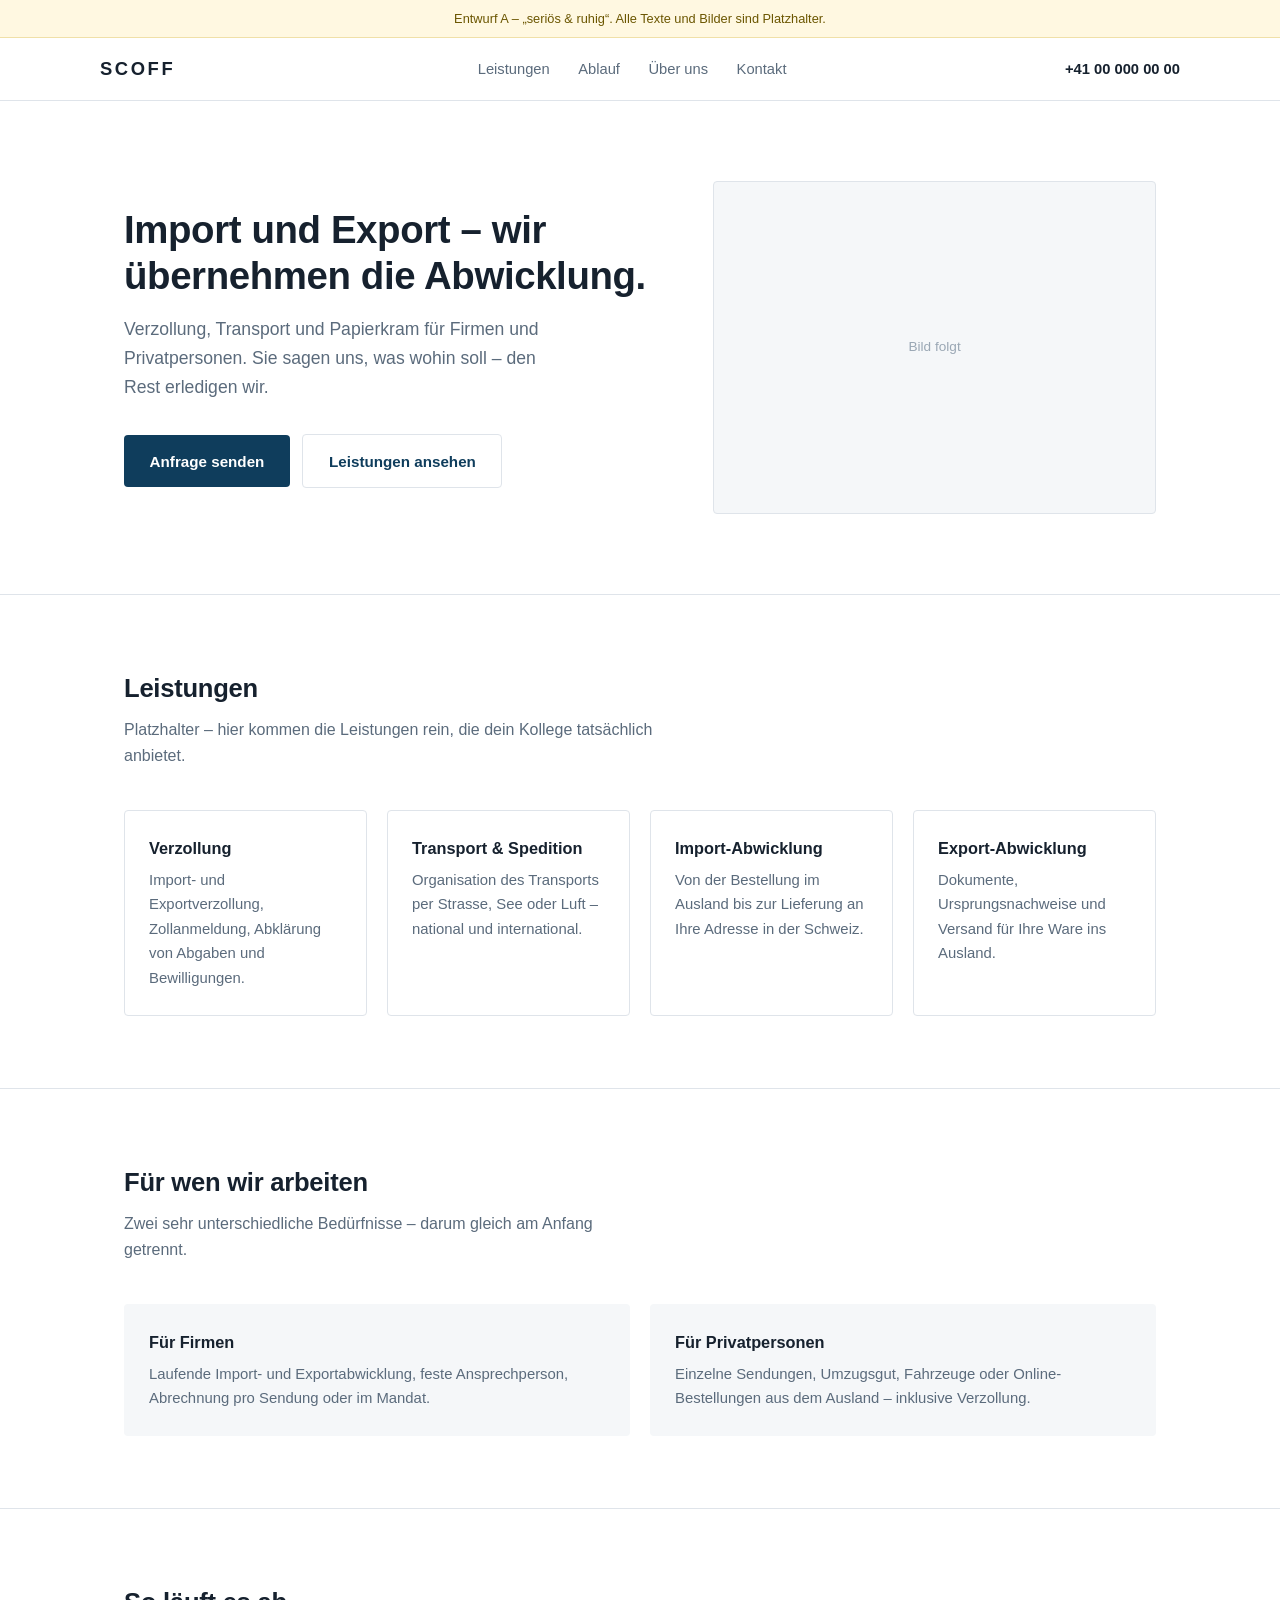
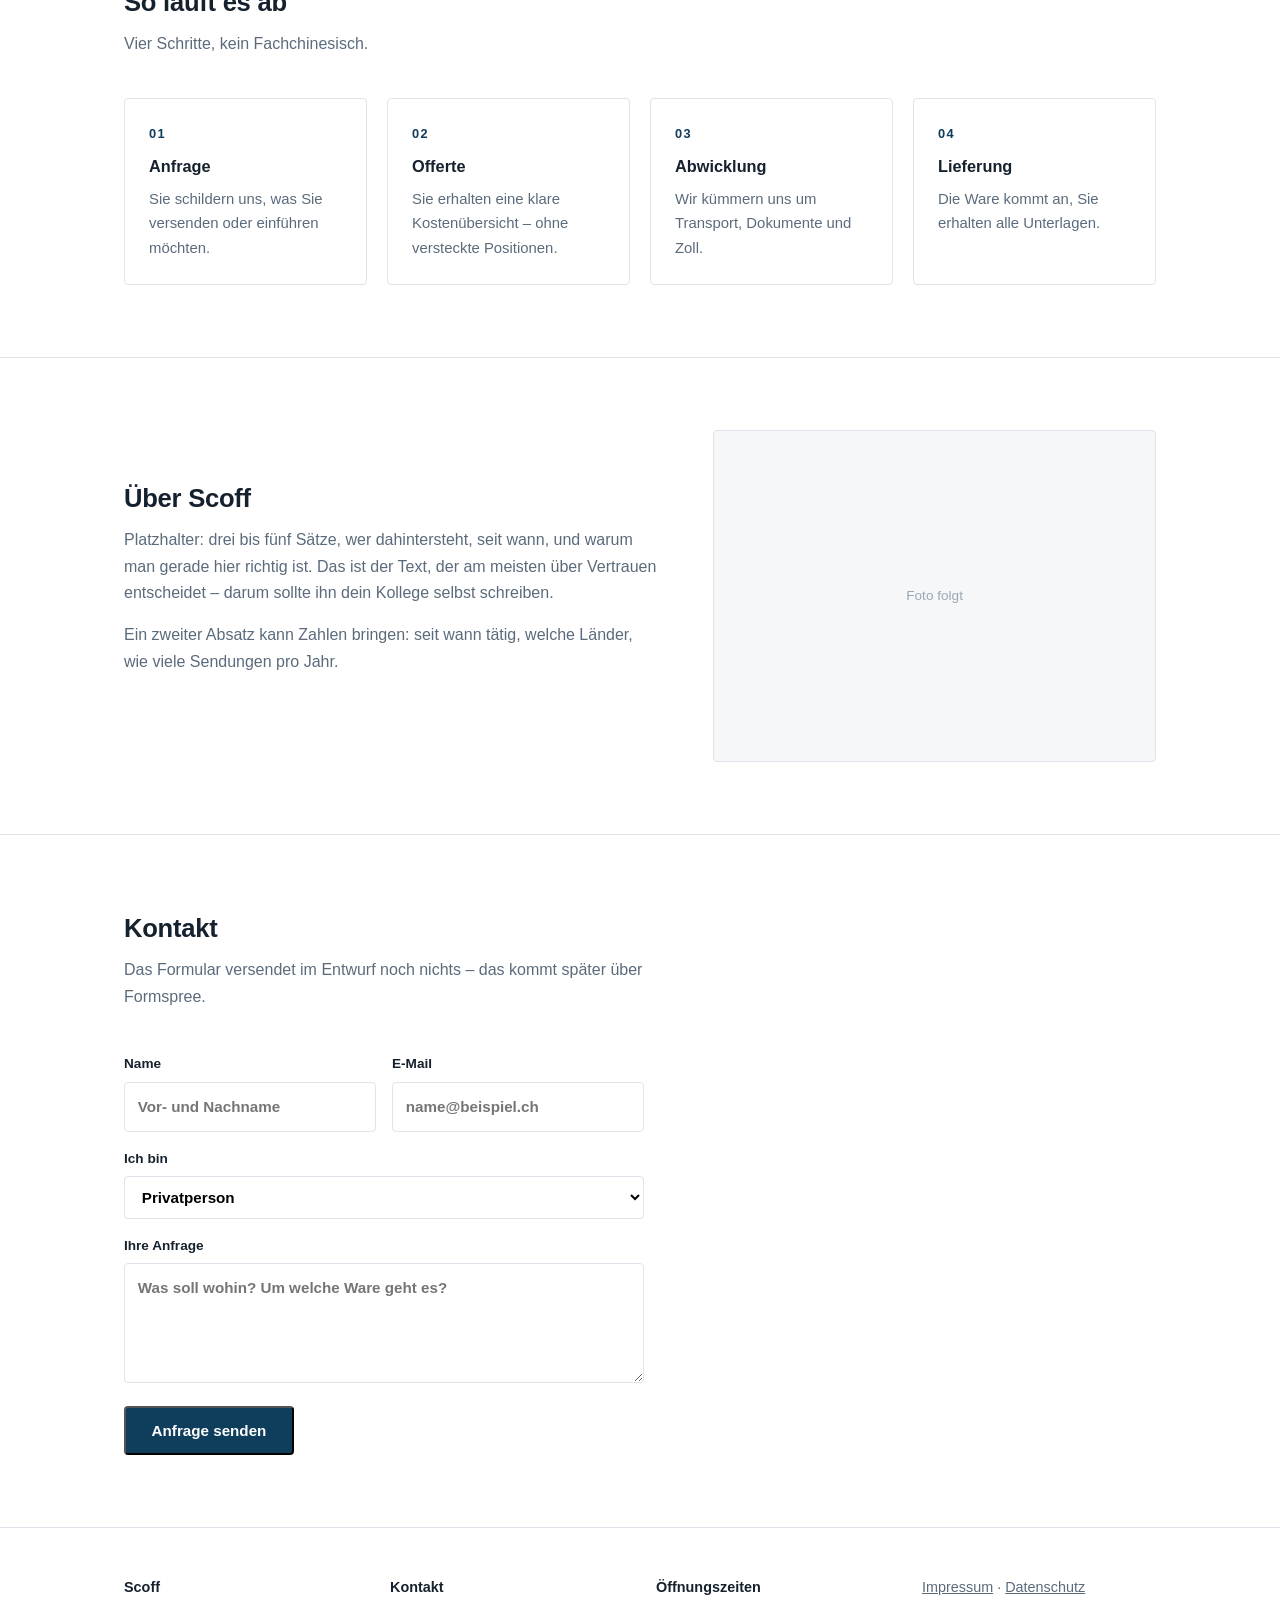
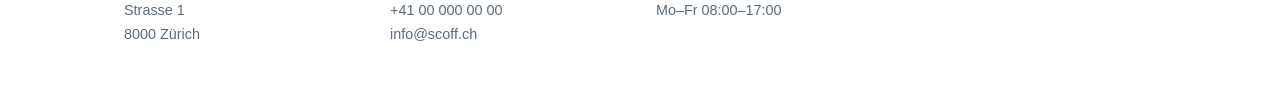
<file: entwurf/variante-a.html>
<!DOCTYPE html>
<html lang="de">
<head>
<meta charset="utf-8">
<meta name="viewport" content="width=device-width, initial-scale=1">
<title>Scoff – Entwurf A (seriös)</title>
<style>
  :root{
    --bg:#ffffff; --bg-soft:#f5f7f9;
    --ink:#16212e; --muted:#5b6b7c; --line:#dfe4ea;
    --accent:#0f3d5c; --accent-ink:#ffffff;
    --space:1.5rem; --radius:4px;
    --font:-apple-system,BlinkMacSystemFont,"Segoe UI",Helvetica,Arial,sans-serif;
  }
  *{box-sizing:border-box}
  body{margin:0;font-family:var(--font);color:var(--ink);background:var(--bg);line-height:1.65;-webkit-font-smoothing:antialiased}
  .wrap{max-width:1080px;margin:0 auto;padding:0 var(--space)}
  a{color:var(--accent)}
  .draft{background:#fff8e1;border-bottom:1px solid #f0e0a8;color:#6b5600;font-size:.8rem;text-align:center;padding:.5rem}

  /* Header */
  header{border-bottom:1px solid var(--line);background:var(--bg);position:sticky;top:0;z-index:10}
  .bar{display:flex;align-items:center;justify-content:space-between;gap:1rem;padding:1rem 0;flex-wrap:wrap}
  .logo{font-weight:700;letter-spacing:.14em;font-size:1.15rem}
  nav a{margin-left:1.5rem;text-decoration:none;color:var(--muted);font-size:.92rem}
  nav a:hover{color:var(--ink)}
  .tel{font-size:.92rem;color:var(--ink);text-decoration:none;font-weight:600}

  /* Hero */
  .hero{padding:5rem 0;border-bottom:1px solid var(--line)}
  .hero-grid{display:grid;grid-template-columns:1.1fr .9fr;gap:3rem;align-items:center}
  h1{font-size:2.4rem;line-height:1.2;margin:0 0 1rem;font-weight:650;letter-spacing:-.01em}
  .lead{font-size:1.1rem;color:var(--muted);margin:0 0 2rem;max-width:44ch}
  .btn{display:inline-block;background:var(--accent);color:var(--accent-ink);text-decoration:none;padding:.85rem 1.6rem;border-radius:var(--radius);font-weight:600;font-size:.95rem}
  .btn-ghost{background:none;color:var(--accent);border:1px solid var(--line);margin-left:.5rem}
  .ph{background:var(--bg-soft);border:1px solid var(--line);border-radius:var(--radius);aspect-ratio:4/3;display:grid;place-items:center;color:#9aa7b4;font-size:.85rem}

  /* Sections */
  section{padding:4.5rem 0;border-bottom:1px solid var(--line)}
  h2{font-size:1.6rem;margin:0 0 .5rem;font-weight:650;letter-spacing:-.01em}
  .sub{color:var(--muted);margin:0 0 2.5rem;max-width:60ch}
  h3{font-size:1.02rem;margin:0 0 .4rem;font-weight:650}
  .grid{display:grid;grid-template-columns:repeat(auto-fit,minmax(220px,1fr));gap:1.25rem}
  .card{border:1px solid var(--line);border-radius:var(--radius);padding:1.5rem}
  .card p{margin:0;color:var(--muted);font-size:.93rem}
  .num{color:var(--accent);font-size:.8rem;font-weight:700;letter-spacing:.1em;display:block;margin-bottom:.6rem}

  /* Zielgruppen */
  .split{display:grid;grid-template-columns:1fr 1fr;gap:1.25rem}
  .split .card{background:var(--bg-soft);border-color:transparent}

  /* Kontakt */
  form{display:grid;gap:1rem;max-width:520px}
  label{font-size:.85rem;font-weight:600}
  input,textarea,select{width:100%;padding:.7rem .8rem;border:1px solid var(--line);border-radius:var(--radius);font:inherit;font-size:.95rem;margin-top:.35rem;background:var(--bg)}
  textarea{min-height:120px;resize:vertical}
  .cols{display:grid;grid-template-columns:1fr 1fr;gap:1rem}

  footer{padding:3rem 0;color:var(--muted);font-size:.9rem}
  .fgrid{display:grid;grid-template-columns:repeat(auto-fit,minmax(200px,1fr));gap:2rem}
  footer strong{color:var(--ink)}
  footer a{color:var(--muted)}

  @media (max-width:760px){
    .hero-grid,.split,.cols{grid-template-columns:1fr}
    .hero{padding:3rem 0}
    h1{font-size:1.9rem}
    nav{display:none}
  }
</style>
</head>
<body>
<div class="draft">Entwurf A – „seriös &amp; ruhig“. Alle Texte und Bilder sind Platzhalter.</div>

<header>
  <div class="wrap bar">
    <div class="logo">SCOFF</div>
    <nav>
      <a href="#leistungen">Leistungen</a>
      <a href="#ablauf">Ablauf</a>
      <a href="#ueber">Über uns</a>
      <a href="#kontakt">Kontakt</a>
    </nav>
    <a class="tel" href="tel:+41000000000">+41 00 000 00 00</a>
  </div>
</header>

<div class="hero">
  <div class="wrap hero-grid">
    <div>
      <h1>Import und Export – wir übernehmen die Abwicklung.</h1>
      <p class="lead">Verzollung, Transport und Papierkram für Firmen und Privatpersonen. Sie sagen uns, was wohin soll – den Rest erledigen wir.</p>
      <a class="btn" href="#kontakt">Anfrage senden</a>
      <a class="btn btn-ghost" href="#leistungen">Leistungen ansehen</a>
    </div>
    <div class="ph">Bild folgt</div>
  </div>
</div>

<section id="leistungen">
  <div class="wrap">
    <h2>Leistungen</h2>
    <p class="sub">Platzhalter – hier kommen die Leistungen rein, die dein Kollege tatsächlich anbietet.</p>
    <div class="grid">
      <div class="card"><h3>Verzollung</h3><p>Import- und Exportverzollung, Zollanmeldung, Abklärung von Abgaben und Bewilligungen.</p></div>
      <div class="card"><h3>Transport &amp; Spedition</h3><p>Organisation des Transports per Strasse, See oder Luft – national und international.</p></div>
      <div class="card"><h3>Import-Abwicklung</h3><p>Von der Bestellung im Ausland bis zur Lieferung an Ihre Adresse in der Schweiz.</p></div>
      <div class="card"><h3>Export-Abwicklung</h3><p>Dokumente, Ursprungsnachweise und Versand für Ihre Ware ins Ausland.</p></div>
    </div>
  </div>
</section>

<section>
  <div class="wrap">
    <h2>Für wen wir arbeiten</h2>
    <p class="sub">Zwei sehr unterschiedliche Bedürfnisse – darum gleich am Anfang getrennt.</p>
    <div class="split">
      <div class="card">
        <h3>Für Firmen</h3>
        <p>Laufende Import- und Exportabwicklung, feste Ansprechperson, Abrechnung pro Sendung oder im Mandat.</p>
      </div>
      <div class="card">
        <h3>Für Privatpersonen</h3>
        <p>Einzelne Sendungen, Umzugsgut, Fahrzeuge oder Online-Bestellungen aus dem Ausland – inklusive Verzollung.</p>
      </div>
    </div>
  </div>
</section>

<section id="ablauf">
  <div class="wrap">
    <h2>So läuft es ab</h2>
    <p class="sub">Vier Schritte, kein Fachchinesisch.</p>
    <div class="grid">
      <div class="card"><span class="num">01</span><h3>Anfrage</h3><p>Sie schildern uns, was Sie versenden oder einführen möchten.</p></div>
      <div class="card"><span class="num">02</span><h3>Offerte</h3><p>Sie erhalten eine klare Kostenübersicht – ohne versteckte Positionen.</p></div>
      <div class="card"><span class="num">03</span><h3>Abwicklung</h3><p>Wir kümmern uns um Transport, Dokumente und Zoll.</p></div>
      <div class="card"><span class="num">04</span><h3>Lieferung</h3><p>Die Ware kommt an, Sie erhalten alle Unterlagen.</p></div>
    </div>
  </div>
</section>

<section id="ueber">
  <div class="wrap hero-grid">
    <div>
      <h2>Über Scoff</h2>
      <p class="sub" style="margin-bottom:1rem">Platzhalter: drei bis fünf Sätze, wer dahintersteht, seit wann, und warum man gerade hier richtig ist. Das ist der Text, der am meisten über Vertrauen entscheidet – darum sollte ihn dein Kollege selbst schreiben.</p>
      <p class="sub">Ein zweiter Absatz kann Zahlen bringen: seit wann tätig, welche Länder, wie viele Sendungen pro Jahr.</p>
    </div>
    <div class="ph">Foto folgt</div>
  </div>
</section>

<section id="kontakt">
  <div class="wrap">
    <h2>Kontakt</h2>
    <p class="sub">Das Formular versendet im Entwurf noch nichts – das kommt später über Formspree.</p>
    <form onsubmit="return false">
      <div class="cols">
        <div><label>Name<input type="text" placeholder="Vor- und Nachname"></label></div>
        <div><label>E-Mail<input type="email" placeholder="name@beispiel.ch"></label></div>
      </div>
      <label>Ich bin<select><option>Privatperson</option><option>Firma</option></select></label>
      <label>Ihre Anfrage<textarea placeholder="Was soll wohin? Um welche Ware geht es?"></textarea></label>
      <div><button class="btn" type="submit">Anfrage senden</button></div>
    </form>
  </div>
</section>

<footer>
  <div class="wrap fgrid">
    <div><strong>Scoff</strong><br>Strasse 1<br>8000 Zürich</div>
    <div><strong>Kontakt</strong><br>+41 00 000 00 00<br>info@scoff.ch</div>
    <div><strong>Öffnungszeiten</strong><br>Mo–Fr 08:00–17:00</div>
    <div><a href="#">Impressum</a> · <a href="#">Datenschutz</a></div>
  </div>
</footer>
</body>
</html>
</file>
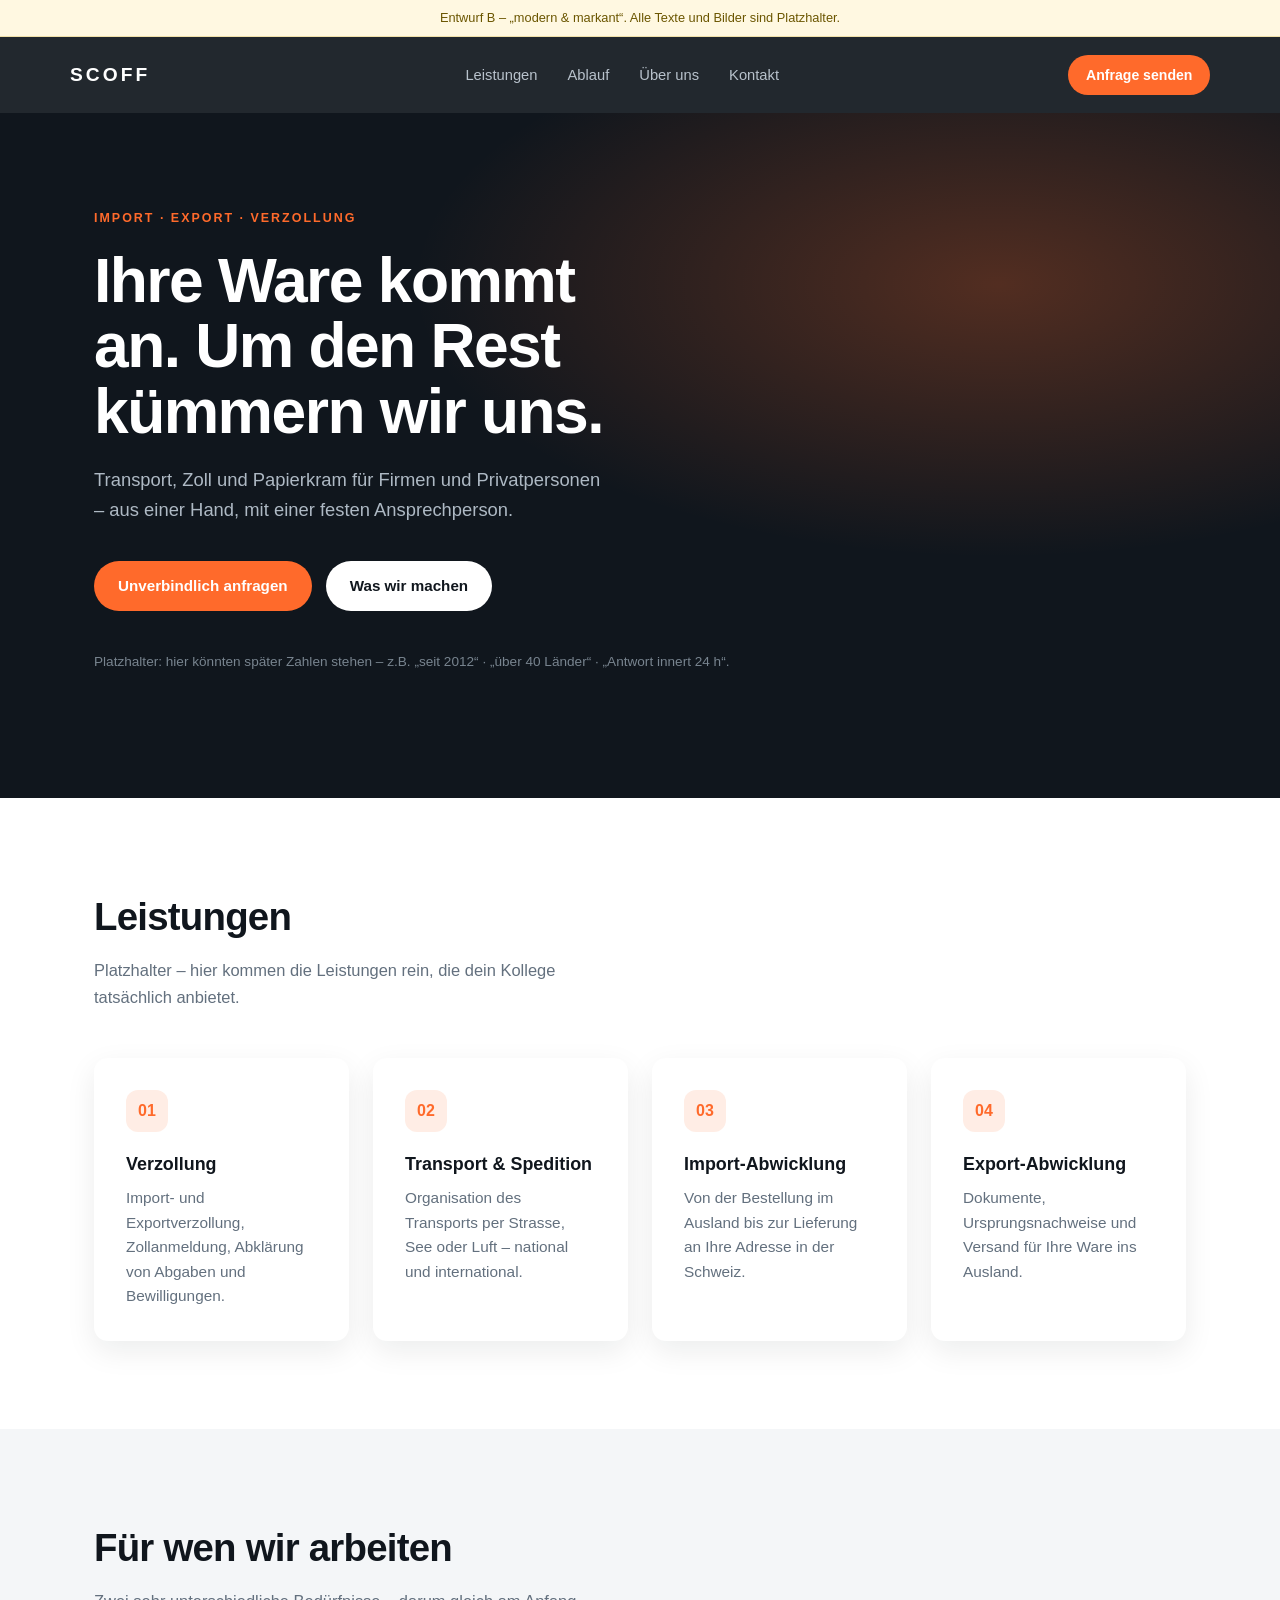
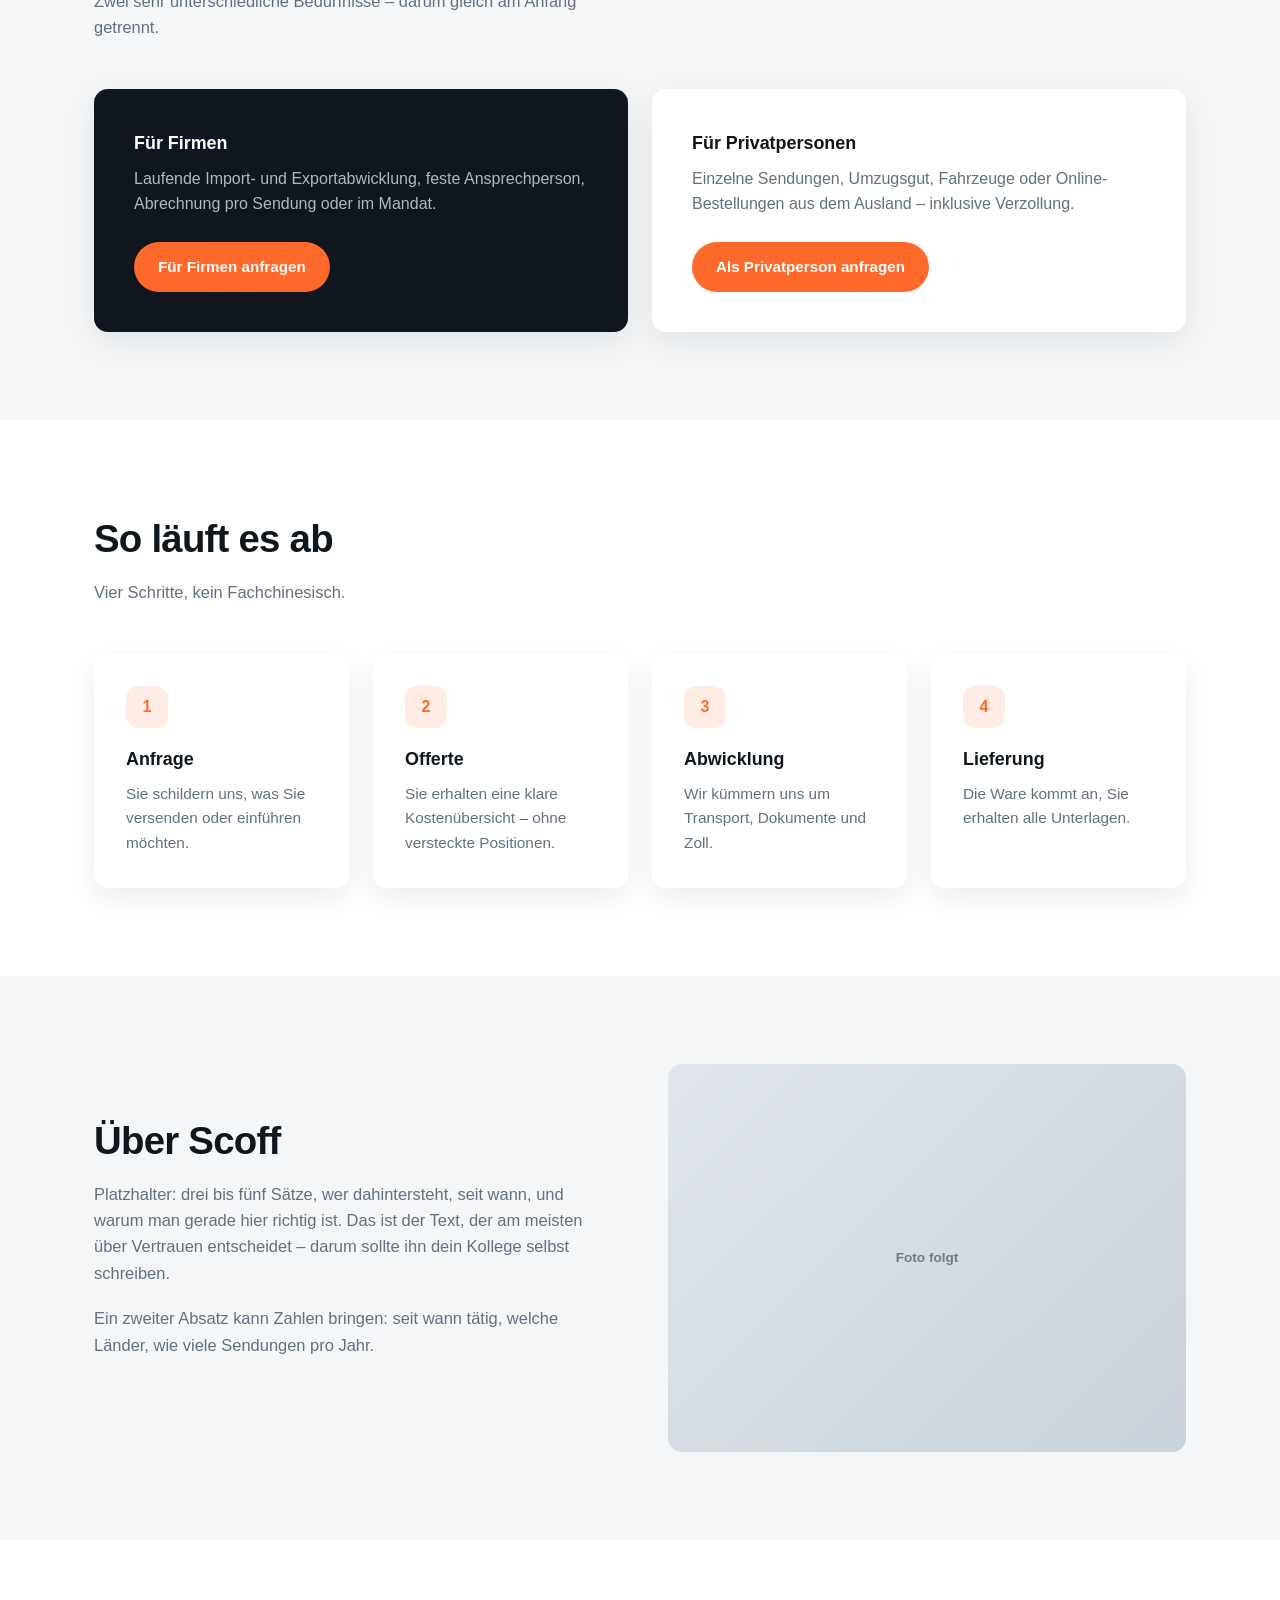
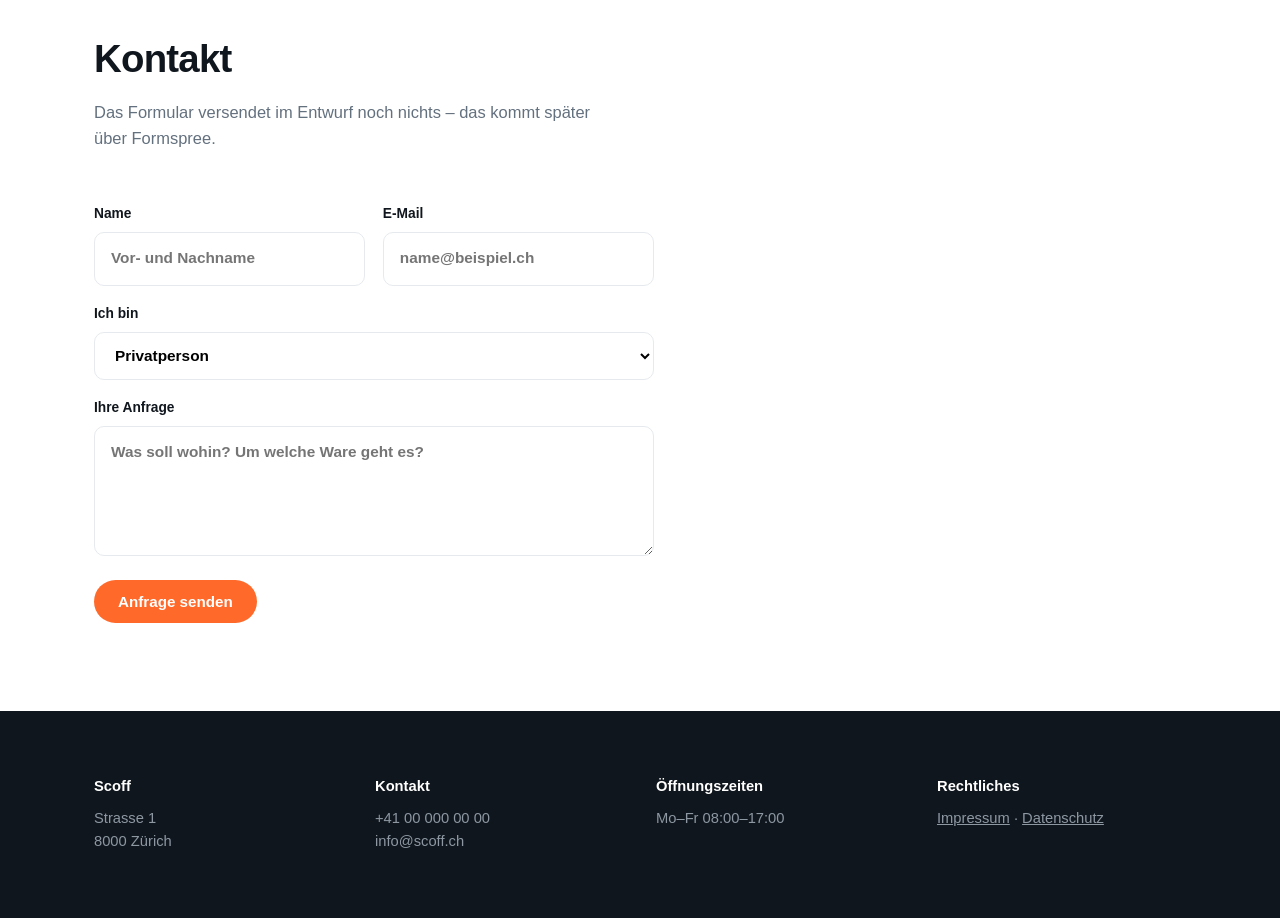
<file: entwurf/variante-b.html>
<!DOCTYPE html>
<html lang="de">
<head>
<meta charset="utf-8">
<meta name="viewport" content="width=device-width, initial-scale=1">
<title>Scoff – Entwurf B (modern)</title>
<style>
  :root{
    --bg:#ffffff; --bg-soft:#f4f6f8; --dark:#10161d;
    --ink:#10161d; --muted:#63707e; --line:#e6eaee;
    --accent:#ff6a2b; --accent-ink:#ffffff;
    --space:1.5rem; --radius:14px;
    --shadow:0 10px 30px rgba(16,22,29,.08);
    --font:-apple-system,BlinkMacSystemFont,"Segoe UI",Helvetica,Arial,sans-serif;
  }
  *{box-sizing:border-box}
  body{margin:0;font-family:var(--font);color:var(--ink);background:var(--bg);line-height:1.6;-webkit-font-smoothing:antialiased}
  .wrap{max-width:1140px;margin:0 auto;padding:0 var(--space)}
  a{color:var(--accent)}
  .draft{background:#fff8e1;border-bottom:1px solid #f0e0a8;color:#6b5600;font-size:.8rem;text-align:center;padding:.5rem}

  header{position:sticky;top:0;z-index:10;background:rgba(16,22,29,.92);backdrop-filter:blur(8px)}
  .bar{display:flex;align-items:center;justify-content:space-between;gap:1rem;padding:1.1rem 0;flex-wrap:wrap}
  .logo{font-weight:800;letter-spacing:.16em;font-size:1.2rem;color:#fff}
  nav a{margin-left:1.6rem;text-decoration:none;color:#b8c2cc;font-size:.92rem;font-weight:500}
  nav a:hover{color:#fff}
  .btn{display:inline-block;background:var(--accent);color:var(--accent-ink);text-decoration:none;padding:.8rem 1.5rem;border-radius:999px;font-weight:700;font-size:.95rem;border:none;cursor:pointer}
  .btn-sm{padding:.55rem 1.1rem;font-size:.88rem}
  .btn-light{background:#fff;color:var(--dark)}

  .hero{background:var(--dark);color:#fff;padding:6rem 0 7rem;position:relative;overflow:hidden}
  .hero::after{content:"";position:absolute;inset:0;background:radial-gradient(900px 420px at 78% 25%,rgba(255,106,43,.28),transparent 65%);pointer-events:none}
  .hero .wrap{position:relative;z-index:1}
  .eyebrow{color:var(--accent);font-weight:700;letter-spacing:.16em;font-size:.78rem;text-transform:uppercase;margin:0 0 1.2rem}
  h1{font-size:clamp(2.2rem,5.5vw,3.9rem);line-height:1.05;margin:0 0 1.3rem;font-weight:800;letter-spacing:-.025em;max-width:16ch}
  .lead{font-size:1.15rem;color:#aeb9c4;margin:0 0 2.3rem;max-width:50ch}
  .hero-note{margin-top:2.5rem;color:#78848f;font-size:.85rem}

  section{padding:5.5rem 0}
  .soft{background:var(--bg-soft)}
  h2{font-size:clamp(1.7rem,3.4vw,2.4rem);margin:0 0 .6rem;font-weight:800;letter-spacing:-.02em}
  .sub{color:var(--muted);margin:0 0 3rem;max-width:58ch;font-size:1.03rem}
  h3{font-size:1.12rem;margin:0 0 .5rem;font-weight:700}
  .grid{display:grid;grid-template-columns:repeat(auto-fit,minmax(240px,1fr));gap:1.5rem}
  .card{background:#fff;border-radius:var(--radius);padding:2rem;box-shadow:var(--shadow)}
  .card p{margin:0;color:var(--muted);font-size:.96rem}
  .dot{width:42px;height:42px;border-radius:12px;background:rgba(255,106,43,.12);display:grid;place-items:center;color:var(--accent);font-weight:800;margin-bottom:1.1rem}

  .split{display:grid;grid-template-columns:1fr 1fr;gap:1.5rem}
  .panel{border-radius:var(--radius);padding:2.5rem;background:#fff;box-shadow:var(--shadow)}
  .panel.dark{background:var(--dark);color:#fff}
  .panel.dark p{color:#aeb9c4}
  .panel p{color:var(--muted);margin:0 0 1.6rem}

  .ph{background:linear-gradient(135deg,#dfe5ea,#c9d2da);border-radius:var(--radius);aspect-ratio:4/3;display:grid;place-items:center;color:#6f7b86;font-size:.85rem;font-weight:600}
  .two{display:grid;grid-template-columns:1fr 1fr;gap:3.5rem;align-items:center}

  form{display:grid;gap:1.1rem;max-width:560px}
  label{font-size:.86rem;font-weight:700}
  input,textarea,select{width:100%;padding:.85rem 1rem;border:1px solid var(--line);border-radius:10px;font:inherit;font-size:.96rem;margin-top:.4rem;background:#fff}
  textarea{min-height:130px;resize:vertical}
  .cols{display:grid;grid-template-columns:1fr 1fr;gap:1.1rem}

  footer{background:var(--dark);color:#8d98a3;padding:4rem 0;font-size:.92rem}
  .fgrid{display:grid;grid-template-columns:repeat(auto-fit,minmax(200px,1fr));gap:2rem}
  footer strong{color:#fff;display:block;margin-bottom:.5rem}
  footer a{color:#8d98a3}

  @media (max-width:820px){
    .split,.two,.cols{grid-template-columns:1fr}
    .hero{padding:4rem 0 4.5rem}
    nav{display:none}
    section{padding:3.5rem 0}
  }
</style>
</head>
<body>
<div class="draft">Entwurf B – „modern &amp; markant“. Alle Texte und Bilder sind Platzhalter.</div>

<header>
  <div class="wrap bar">
    <div class="logo">SCOFF</div>
    <nav>
      <a href="#leistungen">Leistungen</a>
      <a href="#ablauf">Ablauf</a>
      <a href="#ueber">Über uns</a>
      <a href="#kontakt">Kontakt</a>
    </nav>
    <a class="btn btn-sm" href="#kontakt">Anfrage senden</a>
  </div>
</header>

<div class="hero">
  <div class="wrap">
    <p class="eyebrow">Import · Export · Verzollung</p>
    <h1>Ihre Ware kommt an. Um den Rest kümmern wir uns.</h1>
    <p class="lead">Transport, Zoll und Papierkram für Firmen und Privatpersonen – aus einer Hand, mit einer festen Ansprechperson.</p>
    <a class="btn" href="#kontakt">Unverbindlich anfragen</a>
    <a class="btn btn-light" href="#leistungen" style="margin-left:.6rem">Was wir machen</a>
    <p class="hero-note">Platzhalter: hier könnten später Zahlen stehen – z.B. „seit 2012“ · „über 40 Länder“ · „Antwort innert 24 h“.</p>
  </div>
</div>

<section id="leistungen">
  <div class="wrap">
    <h2>Leistungen</h2>
    <p class="sub">Platzhalter – hier kommen die Leistungen rein, die dein Kollege tatsächlich anbietet.</p>
    <div class="grid">
      <div class="card"><div class="dot">01</div><h3>Verzollung</h3><p>Import- und Exportverzollung, Zollanmeldung, Abklärung von Abgaben und Bewilligungen.</p></div>
      <div class="card"><div class="dot">02</div><h3>Transport &amp; Spedition</h3><p>Organisation des Transports per Strasse, See oder Luft – national und international.</p></div>
      <div class="card"><div class="dot">03</div><h3>Import-Abwicklung</h3><p>Von der Bestellung im Ausland bis zur Lieferung an Ihre Adresse in der Schweiz.</p></div>
      <div class="card"><div class="dot">04</div><h3>Export-Abwicklung</h3><p>Dokumente, Ursprungsnachweise und Versand für Ihre Ware ins Ausland.</p></div>
    </div>
  </div>
</section>

<section class="soft">
  <div class="wrap">
    <h2>Für wen wir arbeiten</h2>
    <p class="sub">Zwei sehr unterschiedliche Bedürfnisse – darum gleich am Anfang getrennt.</p>
    <div class="split">
      <div class="panel dark">
        <h3>Für Firmen</h3>
        <p>Laufende Import- und Exportabwicklung, feste Ansprechperson, Abrechnung pro Sendung oder im Mandat.</p>
        <a class="btn" href="#kontakt">Für Firmen anfragen</a>
      </div>
      <div class="panel">
        <h3>Für Privatpersonen</h3>
        <p>Einzelne Sendungen, Umzugsgut, Fahrzeuge oder Online-Bestellungen aus dem Ausland – inklusive Verzollung.</p>
        <a class="btn" href="#kontakt">Als Privatperson anfragen</a>
      </div>
    </div>
  </div>
</section>

<section id="ablauf">
  <div class="wrap">
    <h2>So läuft es ab</h2>
    <p class="sub">Vier Schritte, kein Fachchinesisch.</p>
    <div class="grid">
      <div class="card"><div class="dot">1</div><h3>Anfrage</h3><p>Sie schildern uns, was Sie versenden oder einführen möchten.</p></div>
      <div class="card"><div class="dot">2</div><h3>Offerte</h3><p>Sie erhalten eine klare Kostenübersicht – ohne versteckte Positionen.</p></div>
      <div class="card"><div class="dot">3</div><h3>Abwicklung</h3><p>Wir kümmern uns um Transport, Dokumente und Zoll.</p></div>
      <div class="card"><div class="dot">4</div><h3>Lieferung</h3><p>Die Ware kommt an, Sie erhalten alle Unterlagen.</p></div>
    </div>
  </div>
</section>

<section id="ueber" class="soft">
  <div class="wrap two">
    <div>
      <h2>Über Scoff</h2>
      <p class="sub" style="margin-bottom:1.2rem">Platzhalter: drei bis fünf Sätze, wer dahintersteht, seit wann, und warum man gerade hier richtig ist. Das ist der Text, der am meisten über Vertrauen entscheidet – darum sollte ihn dein Kollege selbst schreiben.</p>
      <p class="sub">Ein zweiter Absatz kann Zahlen bringen: seit wann tätig, welche Länder, wie viele Sendungen pro Jahr.</p>
    </div>
    <div class="ph">Foto folgt</div>
  </div>
</section>

<section id="kontakt">
  <div class="wrap">
    <h2>Kontakt</h2>
    <p class="sub">Das Formular versendet im Entwurf noch nichts – das kommt später über Formspree.</p>
    <form onsubmit="return false">
      <div class="cols">
        <div><label>Name<input type="text" placeholder="Vor- und Nachname"></label></div>
        <div><label>E-Mail<input type="email" placeholder="name@beispiel.ch"></label></div>
      </div>
      <label>Ich bin<select><option>Privatperson</option><option>Firma</option></select></label>
      <label>Ihre Anfrage<textarea placeholder="Was soll wohin? Um welche Ware geht es?"></textarea></label>
      <div><button class="btn" type="submit">Anfrage senden</button></div>
    </form>
  </div>
</section>

<footer>
  <div class="wrap fgrid">
    <div><strong>Scoff</strong>Strasse 1<br>8000 Zürich</div>
    <div><strong>Kontakt</strong>+41 00 000 00 00<br>info@scoff.ch</div>
    <div><strong>Öffnungszeiten</strong>Mo–Fr 08:00–17:00</div>
    <div><strong>Rechtliches</strong><a href="#">Impressum</a> · <a href="#">Datenschutz</a></div>
  </div>
</footer>
</body>
</html>
</file>
<file: styles.css>
/* ==========================================================================
   Scoff – zentrale Stildatei
   Alle Farben, Abstände und Schriftgrössen stehen HIER oben als Variablen.
   Willst du z.B. die Akzentfarbe ändern: nur --accent anpassen, sonst nichts.
   ========================================================================== */

/* --- 1. Design-Variablen (die einzige Stelle mit festen Werten) ----------- */
:root {
  /* Farben */
  --bg:            #ffffff;
  --bg-soft:       #f4f6f8;
  --dark:          #10161d;
  --ink:           #10161d;
  --muted:         #63707e;
  --line:          #e6eaee;
  --accent:        #ff6a2b;
  --accent-soft:   rgba(255, 106, 43, 0.12);
  --accent-ink:    #ffffff;
  --on-dark:       #aeb9c4;
  --fehler:        #c62828;

  /* Abstände */
  --gap:           1.5rem;
  --gap-lg:        3.5rem;
  --section-y:     5.5rem;

  /* Bausteine mit fester Groesse */
  --logo-klein:          56px;   /* Logo in der Kopfzeile */
  --logo-handy-gross:    118px;  /* vollstaendiges Logo oben auf dem Handy */
  --logo-hero:           150px;  /* grosses Logo im Hero */
  --header-hoehe:        96px;   /* damit Ankerlinks nicht darunter rutschen */
  --produkt-bild-hoehe:  340px;  /* Hoehe der Flaschenfotos */
  --produkt-breite:      290px;  /* Breite einer Produktkarte im Slider */

  /* Formen */
  --radius:        14px;
  --radius-sm:     10px;
  --shadow:        0 10px 30px rgba(16, 22, 29, .08);

  /* Schrift */
  --font: -apple-system, BlinkMacSystemFont, "Segoe UI", Helvetica, Arial, sans-serif;
  --max-width: 1140px;
}

/* --- 2. Grundlagen ------------------------------------------------------- */
* { box-sizing: border-box; }

html { scroll-behavior: smooth; }

body {
  margin: 0;
  font-family: var(--font);
  color: var(--ink);
  background: var(--bg);
  line-height: 1.6;
  -webkit-font-smoothing: antialiased;
  /* Fusszeile immer ganz unten, auch auf kurzen Seiten wie danke.html:
     der Hauptinhalt füllt den freien Platz dazwischen. */
  min-height: 100vh;
  display: flex;
  flex-direction: column;
}

main { flex: 1 0 auto; }

img { max-width: 100%; display: block; }

a { color: var(--accent); }

:focus-visible {
  outline: 3px solid var(--accent);
  outline-offset: 2px;
}

/* Damit Ankerlinks nicht unter dem fixen Header verschwinden */
section { scroll-margin-top: var(--header-hoehe); }

/* Nur für Screenreader sichtbar */
.visually-hidden {
  position: absolute; width: 1px; height: 1px;
  padding: 0; margin: -1px; overflow: hidden;
  clip: rect(0 0 0 0); white-space: nowrap; border: 0;
}

.skip-link {
  position: absolute; left: 0; top: -60px; z-index: 100;
  background: var(--accent); color: var(--accent-ink);
  padding: .8rem 1.2rem; text-decoration: none;
}
.skip-link:focus { top: 0; }

/* --- 3. Layout-Bausteine ------------------------------------------------- */
.wrap {
  max-width: var(--max-width);
  margin: 0 auto;
  padding-inline: var(--gap);
}

.section { padding-block: var(--section-y); }
.section--soft { background: var(--bg-soft); }

.grid {
  display: grid;
  grid-template-columns: repeat(auto-fit, minmax(240px, 1fr));
  gap: var(--gap);
}

.two-col {
  display: grid;
  grid-template-columns: 1fr 1fr;
  gap: var(--gap-lg);
  align-items: center;
}

/* --- 4. Schrift ---------------------------------------------------------- */
h1 {
  font-size: clamp(2.2rem, 5.5vw, 3.9rem);
  line-height: 1.05;
  letter-spacing: -.025em;
  font-weight: 800;
  margin: 0 0 1.3rem;
  max-width: 16ch;
}

h2 {
  font-size: clamp(1.7rem, 3.4vw, 2.4rem);
  letter-spacing: -.02em;
  font-weight: 800;
  margin: 0 0 .6rem;
}

h3 { font-size: 1.12rem; font-weight: 700; margin: 0 0 .5rem; }

.eyebrow {
  color: var(--accent);
  font-weight: 700;
  letter-spacing: .16em;
  font-size: .78rem;
  text-transform: uppercase;
  margin: 0 0 1.2rem;
}

.lead { font-size: 1.15rem; margin: 0 0 2.3rem; max-width: 50ch; }

.sub {
  color: var(--muted);
  font-size: 1.03rem;
  margin: 0 0 3rem;
  max-width: 58ch;
}

.sub--tight { margin-bottom: 1.2rem; }

/* --- 5. Knöpfe ----------------------------------------------------------- */
.btn {
  display: inline-block;
  background: var(--accent);
  color: var(--accent-ink);
  text-decoration: none;
  padding: .8rem 1.5rem;
  border-radius: 999px;
  font: inherit;
  font-weight: 700;
  font-size: .95rem;
  border: none;
  cursor: pointer;
}
.btn:hover { filter: brightness(1.07); }
.btn--small { padding: .55rem 1.1rem; font-size: .88rem; }
.btn--light { background: #fff; color: var(--dark); }

/* --- 5b. Vorschau-Hinweis ------------------------------------------------ */
/* Dezenter Streifen ganz oben, solange die Seite unfertig ist. Scrollt weg,
   die Kopfzeile darunter bleibt wie gewohnt oben kleben.
   Vor dem Livegang zusammen mit dem Banner im HTML entfernen. */
.vorschau {
  background: var(--accent-soft);
  color: var(--ink);
  border-bottom: 1px solid var(--line);
  text-align: center;
  font-size: .82rem;
  padding: .55rem var(--gap);
}

/* --- 6. Kopfzeile -------------------------------------------------------- */
.site-header {
  position: sticky; top: 0; z-index: 20;
  background: rgba(16, 22, 29, .92);
  backdrop-filter: blur(8px);
}

.site-header .wrap {
  display: flex; align-items: center; justify-content: space-between;
  gap: 1rem; padding-block: 1.1rem;
  transition: padding-block .25s ease;
}

/* In der Kopfzeile steht nur das Emblem - der Name steht gross im Hero. */
.logo {
  display: flex; align-items: center;
  text-decoration: none;
}

.logo-bild {
  width: var(--logo-klein);
  height: var(--logo-klein);
  /* Damit das Logo beim Scrollen gleitend schrumpft statt zu springen */
  transition: width .25s ease, height .25s ease;
}

/* Am Computer steht in der Kopfzeile nur das Zeichen; der Name steht
   gross im Hero. Die beiden anderen Fassungen sind fuer das Handy. */
.logo-bild--voll { display: none; }
.logo-wort { display: none; }

.nav a {
  margin-left: 1.6rem; text-decoration: none;
  color: var(--on-dark); font-size: .92rem; font-weight: 500;
}
.nav a:hover { color: #fff; }

.header-actions {
  display: flex;
  align-items: center;
  gap: .5rem;
}

/* Knopf im aufgeklappten Handy-Menü. Auf dem Desktop unsichtbar,
   dort steht der Knopf rechts in der Kopfzeile. */
.nav-cta { display: none; }

.nav-toggle {
  display: none;
  background: none; border: 0; cursor: pointer;
  padding: .4rem; color: #fff; font-size: 1.5rem; line-height: 1;
}

/* --- 7. Hero ------------------------------------------------------------- */
.hero {
  background: var(--dark); color: #fff;
  padding-block: 6rem 7rem;
  position: relative; overflow: hidden;
}
.hero::after {
  content: ""; position: absolute; inset: 0; pointer-events: none;
  background: radial-gradient(900px 420px at 78% 25%, var(--accent-soft), transparent 65%);
}
.hero .wrap { position: relative; z-index: 1; }

/* Grosses Logo ueber der Schlagzeile */
.hero-logo {
  width: var(--logo-hero);
  height: var(--logo-hero);
  margin-bottom: 1.8rem;
}
/* Zweite Zeile der Hero-Ueberschrift: gleiche Ueberschrift, kleiner gesetzt.
   Die Groesse ist in em angegeben, haengt also an der Groesse von h1 und
   waechst und schrumpft mit ihr mit. */
.h1-zusatz {
  display: block;
  font-size: .55em;
  font-weight: 700;
  letter-spacing: -.01em;
  color: var(--on-dark);
  margin-top: .35em;
}

.hero .lead { color: var(--on-dark); }
.hero-note { margin-top: 2.5rem; color: #78848f; font-size: .85rem; }

/* Die beiden Knöpfe im Hero. flex mit gap statt margin-left:
   so stehen sie beim Umbrechen sauber untereinander. */
.hero-aktionen {
  display: flex;
  flex-wrap: wrap;
  gap: .7rem;
}

/* --- 8. Karten und Panels ------------------------------------------------ */
.card {
  background: #fff;
  border-radius: var(--radius);
  padding: 2rem;
  box-shadow: var(--shadow);
}
.card p { margin: 0; color: var(--muted); font-size: .96rem; }

.badge {
  width: 42px; height: 42px; border-radius: 12px;
  background: var(--accent-soft); color: var(--accent);
  display: grid; place-items: center;
  font-weight: 800; margin-bottom: 1.1rem;
}

.panel {
  background: #fff;
  border-radius: var(--radius);
  padding: 2.5rem;
  box-shadow: var(--shadow);
}
.panel p { color: var(--muted); margin: 0 0 1.6rem; }
.panel--dark { background: var(--dark); color: #fff; }
.panel--dark p { color: var(--on-dark); }

.split { display: grid; grid-template-columns: 1fr 1fr; gap: var(--gap); }

/* Produktkarten im Sortiment */
.produkt {
  background: #fff;
  border-radius: var(--radius);
  box-shadow: var(--shadow);
  overflow: hidden;
  display: flex;
  flex-direction: column;
}

/* contain statt cover: die Flasche wird nie angeschnitten.
   Feste Hoehe, damit alle Flaschen gleich gross wirken. */
.produkt-bild {
  width: 100%;
  height: var(--produkt-bild-hoehe);
  object-fit: contain;
  background: #fff;
  padding: 1.4rem;
}

.produkt-text { padding: 0 1.6rem 1.8rem; }
.produkt-text p { color: var(--muted); font-size: .94rem; margin: 0 0 .7rem; }
.produkt-text p:last-child { margin-bottom: 0; }

/* Damit die Datenlisten aller Karten auf gleicher Hoehe beginnen, bekommen
   Titel und Herkunftszeile so viel Platz, wie die laengste von beiden braucht:
   zwei Zeilen. Nur ab 821px noetig - auf dem Handy steht immer nur eine
   Karte im Bild, dort waere der reservierte Platz nur eine Luecke. */
@media (min-width: 821px) {
  /* Zeilenhoehe fest, damit min-height genau zwei Zeilen entspricht. */
  .produkt-text h3 { line-height: 1.25; min-height: 2.5em; }
  .produkt .produkt-herkunft { line-height: 1.35; min-height: 2.7em; }
  .produkt--mehr .produkt-text h3 { min-height: 0; }
}

.produkt .produkt-herkunft {
  color: var(--accent);
  font-weight: 700;
  font-size: .78rem;
  letter-spacing: .1em;
  text-transform: uppercase;
  margin-bottom: .9rem;
}

/* Karte ohne Foto, die auf das restliche Sortiment hinweist */
.produkt--mehr {
  background: transparent;
  box-shadow: none;
  border: 1px dashed var(--line);
  justify-content: center;
}
.produkt--mehr .produkt-text { padding: 2rem 1.8rem; }

/* Kleiner rechtlicher Hinweis unter dem Sortiment */
.hinweis-klein {
  color: var(--muted);
  font-size: .82rem;
  margin: 2.5rem 0 0;
}

/* Personen im Team-Abschnitt */
.team {
  display: grid;
  grid-template-columns: repeat(auto-fit, minmax(260px, 1fr));
  gap: var(--gap);
  max-width: 760px;
}

.person {
  background: #fff;
  border-radius: var(--radius);
  padding: 2rem;
  box-shadow: var(--shadow);
  text-align: center;
}
.person h3 { margin-bottom: .2rem; }
.person p { color: var(--muted); font-size: .96rem; margin: 0 0 .8rem; }
.person p:last-child { margin-bottom: 0; }

.person-foto {
  width: 120px; height: 120px;
  border-radius: 50%;
  object-fit: cover;
  margin: 0 auto 1.2rem;
}

/* Graue Fläche, solange das Portrait fehlt */
.person-foto--leer {
  background: linear-gradient(135deg, #dfe5ea, #c9d2da);
  display: grid; place-items: center;
  color: #6f7b86; font-size: .78rem; font-weight: 600;
}

/* Zwei Klassen statt !important, damit die Regel oben gewinnt */
.person .person-rolle {
  color: var(--accent);
  font-weight: 700;
  font-size: .82rem;
  letter-spacing: .1em;
  text-transform: uppercase;
  margin-bottom: 1rem;
}

.person-kontakt a { font-size: .92rem; }

/* Platzhalter für Bilder, bis die echten Fotos da sind */
.placeholder {
  background: linear-gradient(135deg, #dfe5ea, #c9d2da);
  border-radius: var(--radius);
  aspect-ratio: 4 / 3;
  display: grid; place-items: center;
  color: #6f7b86; font-size: .85rem; font-weight: 600;
}

/* Datenzeilen auf der Produktkarte: Rebsorte, Ausbau, Alkohol, Inhalt.
   Bewusst schlicht – die Angaben sollen lesbar sein, nicht schreien. */
.produkt-daten {
  list-style: none;
  margin: .6rem 0 0;
  padding: 0;
  color: var(--muted);
  font-size: .86rem;
  line-height: 1.75;
}

.produkt-daten li + li { border-top: 1px solid var(--line); }

/* --- 8b. Slider fuers Sortiment ------------------------------------------ */
.slider { position: relative; }

/* Die Spur ist ein waagrechter Streifen, der sich wischen laesst.
   scroll-snap sorgt dafuer, dass er immer an einer Karte stehen bleibt. */
.slider-spur {
  display: flex;
  gap: var(--gap);
  overflow-x: auto;
  scroll-snap-type: x mandatory;
  scroll-behavior: smooth;
  padding-block: .5rem 1.8rem;
  scrollbar-width: none;
}
.slider-spur::-webkit-scrollbar { display: none; }

.slider-spur > .produkt {
  flex: 0 0 var(--produkt-breite);
  scroll-snap-align: start;
}

.slider-knopf {
  position: absolute;
  top: calc(var(--produkt-bild-hoehe) / 2);
  transform: translateY(-50%);
  z-index: 2;
  width: 46px; height: 46px;
  border-radius: 50%;
  border: 1px solid var(--line);
  background: #fff;
  color: var(--ink);
  box-shadow: var(--shadow);
  cursor: pointer;
  font-size: 1.7rem;
  line-height: 1;
  display: grid;
  place-items: center;
}
.slider-knopf:hover { border-color: var(--accent); color: var(--accent); }
.slider-knopf[disabled] { opacity: .3; cursor: default; }
.slider-knopf[disabled]:hover { border-color: var(--line); color: var(--ink); }

.slider-knopf--zurueck { left: -22px; }
.slider-knopf--vor { right: -22px; }

/* Hinweis nur dort, wo gewischt wird */
.slider-hinweis {
  display: none;
  color: var(--muted);
  font-size: .85rem;
  margin: 0;
}

/* --- 9. Formular --------------------------------------------------------- */
.form { display: grid; gap: 1.1rem; max-width: 560px; }
.form label { font-size: .86rem; font-weight: 700; }
.form input,
.form textarea,
.form select {
  width: 100%;
  padding: .85rem 1rem;
  border: 1px solid var(--line);
  border-radius: var(--radius-sm);
  font: inherit; font-size: .96rem;
  margin-top: .4rem; background: #fff;
}
.form textarea { min-height: 130px; resize: vertical; }
.form-row { display: grid; grid-template-columns: 1fr 1fr; gap: 1.1rem; }

/* Spamfalle im Kontaktformular – darf nie sichtbar sein. */
.gotcha { position: absolute; left: -9999px; width: 1px; height: 1px; }

/* Meldung, falls das Absenden scheitert (von script.js eingeblendet) */
.form-fehler { margin: 0; color: var(--fehler); font-weight: 700; }

/* --- 10. Fusszeile ------------------------------------------------------- */
.site-footer {
  background: var(--dark); color: #8d98a3;
  padding-block: 4rem; font-size: .92rem;
}
.site-footer .wrap {
  display: grid;
  grid-template-columns: repeat(auto-fit, minmax(200px, 1fr));
  gap: 2rem;
}
.site-footer strong { color: #fff; display: block; margin-bottom: .5rem; }
.site-footer a { color: #8d98a3; }

/* --- 11. Unterseiten (Impressum und weitere Textseiten) ------------------ */
.page-head {
  background: var(--dark);
  color: #fff;
  padding-block: 4rem 3.5rem;
}
.page-head h1 { margin-bottom: .8rem; }
.page-head .sub { color: var(--on-dark); margin-bottom: 0; }

.legal { max-width: 68ch; }
.legal h2 { font-size: 1.3rem; margin-top: 2.8rem; }
.legal h2:first-child { margin-top: 0; }
.legal p { color: var(--muted); margin: 0 0 1rem; }
.legal strong { color: var(--ink); }

/* Sichtbarer Hinweis, solange echte Angaben fehlen. Beim Einsetzen der
   richtigen Daten wird dieser Absatz einfach gelöscht. */
.platzhalter {
  background: var(--accent-soft);
  border-left: 3px solid var(--accent);
  border-radius: var(--radius-sm);
  padding: .9rem 1.1rem;
  color: var(--ink);
  font-size: .9rem;
}

/* Danke-Seite nach dem Absenden des Formulars */
.danke { text-align: center; }
.danke h1 { max-width: none; margin-inline: auto; }
.danke .lead { margin-inline: auto; }

.danke-icon {
  width: 64px; height: 64px; border-radius: 50%;
  background: var(--accent-soft); color: var(--accent);
  display: grid; place-items: center;
  font-size: 1.8rem; font-weight: 800;
  margin: 0 auto 1.6rem;
}

/* --- 12. Handy und kleine Bildschirme ------------------------------------ */
@media (max-width: 820px) {
  :root {
    --section-y: 3.5rem;
    --gap-lg: 2rem;
    --logo-klein: 44px;
    --logo-hero: 104px;
    --header-hoehe: 80px;
    --produkt-bild-hoehe: 300px;
  }

  .two-col,
  .split,
  .form-row { grid-template-columns: 1fr; }

  /* Auf dem Handy brauchen die zwei Hero-Knoepfe nicht zu sein: das Sortiment
     folgt direkt darunter, und der Anfrage-Knopf steckt im Menue. */
  .hero-aktionen { display: none; }

  /* Ohne die Knoepfe die Abstaende im Hero nachziehen */
  .hero .lead { margin-bottom: 0; }
  .hero-note { margin-top: 1.6rem; }

  /* Kopfzeile entlasten: nur Logo und Menuezeichen.
     Der Anfrage-Knopf wandert ins aufgeklappte Menue. */
  .header-cta { display: none; }

  /* Auf dem Handy gibt es nur ein Logo: das grosse Symbol oben in der
     Kopfzeile. Das Logo im Hero entfaellt hier. */
  .hero-logo { display: none; }

  /* Die Kopfzeile hat oben denselben Farbton wie der Hero und keinen Rand -
     dadurch wirkt sie wie ein Teil des Heros statt wie ein Balken.
     Links das grosse Symbol, rechts die drei Striche. */
  .site-header {
    background: var(--dark);
    backdrop-filter: none;
  }
  .site-header .wrap { padding-block: 1.2rem; }
  /* Auf dem Handy immer dasselbe Logo - nur die Groesse aendert sich.
     Weder das ausgeschnittene Zeichen noch der Schriftzug daneben. */
  .logo-bild--voll {
    display: block;
    width: var(--logo-handy-gross);
    height: var(--logo-handy-gross);
  }
  .logo-bild--zeichen { display: none; }
  .logo-wort { display: none; }

  /* Sobald gescrollt wird, schrumpft das Symbol und die Kopfzeile bekommt
     einen Schatten. So bleibt das Menue immer erreichbar, ohne dass oben
     ein Balken im Weg ist. */
  .site-header--gescrollt {
    box-shadow: 0 6px 20px rgba(0, 0, 0, .35);
  }
  .site-header--gescrollt .wrap { padding-block: .7rem; }

  /* Nach dem Scrollen schrumpft dasselbe Logo auf die kleine Groesse.
     Der Uebergang kommt von der transition weiter oben. */
  .site-header--gescrollt .logo-bild--voll {
    width: var(--logo-klein);
    height: var(--logo-klein);
  }

  /* Der Hero schliesst direkt an die Kopfzeile an */
  .hero { padding-block: 1.5rem 3.5rem; }

  .nav .nav-cta {
    display: block;
    margin-top: 1rem;
    padding: .85rem 1.2rem;
    background: var(--accent);
    color: var(--accent-ink);
    border-radius: 999px;
    text-align: center;
    font-weight: 700;
  }

  /* Auf dem Handy wird gewischt, die Pfeile braucht es nicht */
  .slider-knopf { display: none; }
  .slider-hinweis { display: block; }
  .slider-spur > .produkt { flex-basis: 78vw; }

  .header-actions {
  display: flex;
  align-items: center;
  gap: .5rem;
}

.nav-toggle { display: block; }

  .nav {
    display: none;
    position: absolute; left: 0; right: 0; top: 100%;
    background: var(--dark);
    padding: 1rem var(--gap) 1.5rem;
    border-top: 1px solid rgba(255, 255, 255, .1);
    /* Schatten nach unten, damit sich das Menue sichtbar vom
       ebenfalls dunklen Hero abhebt */
    box-shadow: 0 18px 30px rgba(0, 0, 0, .45);
  }
  .nav[data-open="true"] { display: block; }
  .nav a { display: block; margin: 0; padding: .7rem 0; font-size: 1rem; }
}
</file>
